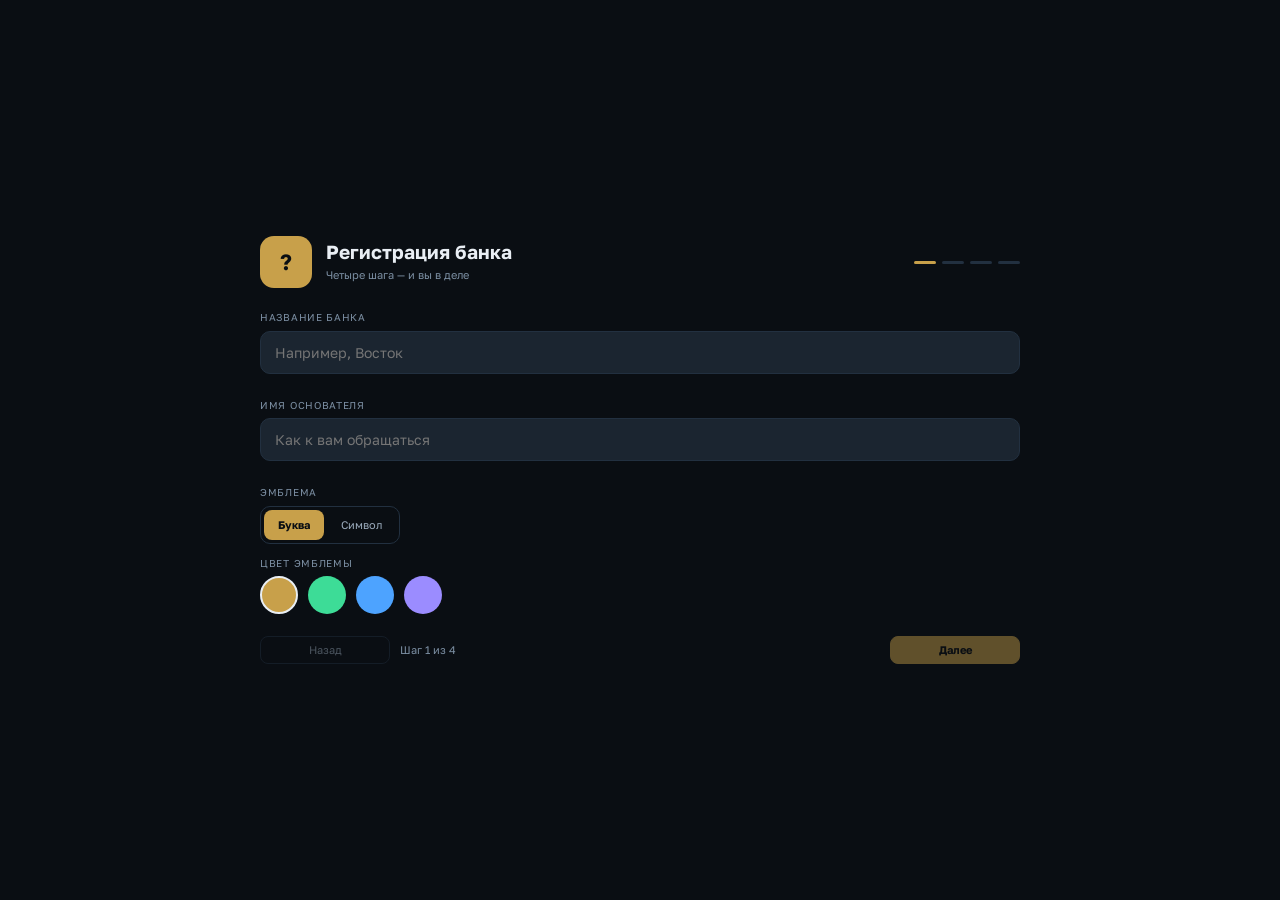
<file: index.html>
<!doctype html>
<html lang="ru">
<head>
<meta charset="utf-8">
<meta name="viewport" content="width=device-width, initial-scale=1, viewport-fit=cover">
<title>Банк «Восток» — Обзор</title>
<meta name="theme-color" content="#0A0E13">
<meta name="description" content="Прототип интерфейса экономической игры «Симулятор банка»">
<link rel="manifest" href="manifest.webmanifest">
<link rel="icon" href="assets/icon-192.png" sizes="192x192">
<link rel="apple-touch-icon" href="assets/icon-192.png">
<link rel="stylesheet" href="assets/fonts/fonts.css">
<script>try{if(!localStorage.getItem('bank-save'))location.replace('onboarding.html');}catch(e){}</script>
<script>try{var d=localStorage.getItem('bank-density');if(d)document.documentElement.dataset.density=d;}catch(e){}</script>
<link rel="stylesheet" href="css/tokens.css">
<link rel="stylesheet" href="css/components.css">
</head>
<body data-page="dashboard">

<svg class="sr-only" aria-hidden="true" focusable="false">
  <symbol id="i-dash" viewBox="0 0 24 24"><rect x="3" y="3" width="7" height="7" rx="1.5"/><rect x="14" y="3" width="7" height="7" rx="1.5"/><rect x="3" y="14" width="7" height="7" rx="1.5"/><rect x="14" y="14" width="7" height="7" rx="1.5"/></symbol>
  <symbol id="i-users" viewBox="0 0 24 24"><circle cx="9" cy="8" r="3.2"/><path d="M3 20c0-3.3 2.7-5.5 6-5.5s6 2.2 6 5.5"/><path d="M16 11.2c2.2.3 3.8 2 3.8 4.3"/></symbol>
  <symbol id="i-people" viewBox="0 0 24 24"><rect x="3" y="8" width="18" height="12" rx="2"/><path d="M9 8V6.5A1.5 1.5 0 0 1 10.5 5h3A1.5 1.5 0 0 1 15 6.5V8"/><path d="M3 13h18"/></symbol>
  <symbol id="i-branch" viewBox="0 0 24 24"><rect x="3" y="9" width="18" height="12" rx="1.5"/><path d="M3 9l9-5 9 5"/><path d="M9 21v-6h6v6"/></symbol>
  <symbol id="i-wallet" viewBox="0 0 24 24"><rect x="3" y="6" width="18" height="13" rx="2.5"/><path d="M3 10h18"/><circle cx="16.5" cy="14.5" r="1.2"/></symbol>
  <symbol id="i-globe" viewBox="0 0 24 24"><circle cx="12" cy="12" r="9"/><path d="M3 12h18"/><path d="M12 3c2.6 2.4 4 5.6 4 9s-1.4 6.6-4 9c-2.6-2.4-4-5.6-4-9s1.4-6.6 4-9z"/></symbol>
  <symbol id="i-scale" viewBox="0 0 24 24"><path d="M12 3v18"/><path d="M6 21h12"/><path d="M4 8h16"/><path d="M4 8l-2 5a3 3 0 0 0 6 0z"/><path d="M20 8l-2 5a3 3 0 0 0 6 0z" transform="translate(-4,0)"/></symbol>
  <symbol id="i-shield" viewBox="0 0 24 24"><path d="M12 3l7 3v6c0 4.2-2.9 7.7-7 9-4.1-1.3-7-4.8-7-9V6z"/><path d="M9.5 12l1.8 1.8L15 10"/></symbol>
  <symbol id="i-file" viewBox="0 0 24 24"><path d="M14 3H7a2 2 0 0 0-2 2v14a2 2 0 0 0 2 2h10a2 2 0 0 0 2-2V8z"/><path d="M14 3v5h5"/><path d="M9 13h6M9 17h6"/></symbol>
  <symbol id="i-gear" viewBox="0 0 24 24"><circle cx="12" cy="12" r="3.2"/><path d="M12 3v3M12 18v3M3 12h3M18 12h3M5.6 5.6l2.1 2.1M16.3 16.3l2.1 2.1M18.4 5.6l-2.1 2.1M7.7 16.3l-2.1 2.1"/></symbol>
  <symbol id="i-bell" viewBox="0 0 24 24"><path d="M18 16H6l1.4-2.1A4 4 0 0 0 8 11.7V10a4 4 0 0 1 8 0v1.7c0 .8.2 1.6.6 2.2z"/><path d="M10.5 19a1.6 1.6 0 0 0 3 0"/></symbol>
  <symbol id="i-check" viewBox="0 0 24 24"><path d="M5 12.5l4.5 4.5L19 7.5"/></symbol>
  <symbol id="i-x" viewBox="0 0 24 24"><path d="M6 6l12 12M18 6L6 18"/></symbol>
  <symbol id="i-alert" viewBox="0 0 24 24"><path d="M12 4l9 16H3z"/><path d="M12 10v4M12 17v.5"/></symbol>
  <symbol id="i-left" viewBox="0 0 24 24"><path d="M15 5l-7 7 7 7"/></symbol>
  <symbol id="i-more" viewBox="0 0 24 24"><circle cx="5" cy="12" r="1.4"/><circle cx="12" cy="12" r="1.4"/><circle cx="19" cy="12" r="1.4"/></symbol>
  <symbol id="i-up" viewBox="0 0 24 24"><path d="M6 15l6-6 6 6"/></symbol>
  <symbol id="i-down" viewBox="0 0 24 24"><path d="M6 9l6 6 6-6"/></symbol>
  <symbol id="i-caret" viewBox="0 0 24 24"><path d="M8 10l4 4 4-4"/></symbol>
  <symbol id="i-arrow" viewBox="0 0 24 24"><path d="M5 12h13M13 6l6 6-6 6"/></symbol>
</svg>

<div class="app">

  <!-- ================= HUD: десктоп ================= -->
  <header class="hud">
    <div class="brand">
      <div class="brand-mark">В</div>
      <div>
        <div class="brand-name" data-ui="bankname">БАНК «ВОСТОК»</div>
        <div class="brand-stage">Ларёк · 2-й месяц</div>
      </div>
    </div>

    <div class="clock"><b data-ui="date">14 мар 2027</b><span data-ui="dayline">09:40 · день 41</span></div>

    <div class="speed" role="group" aria-label="Скорость игры">
      <button type="button" data-pause aria-pressed="false" title="Пауза (пробел)">❚❚</button>
      <button type="button" data-speed="1">×1</button>
      <button type="button" data-speed="2">×2</button>
      <button type="button" data-speed="5">×5</button>
      <button type="button" data-speed="10">×10</button>
      <button type="button" data-speed="20">×20</button>
      <button type="button" data-speed="50">×50</button>
    </div>

    <div class="hud-stats">
      <div class="hud-stat" title="Свободные деньги: можно выдать кредит или вернуть вклад">
        <span>Доступно</span>
        <b class="num" data-ui="liquid">8,42 млн ₽</b>
      </div>
      <div class="hud-stat">
        <span>Репутация</span>
        <b class="num" data-ui="reputation">61</b>
        <div class="mini-bar"><i data-ui="rep-bar" style="width:61%"></i></div>
      </div>
      <div class="hud-stat">
        <span>Филиалы</span>
        <b class="num" data-ui="branches">1</b>
      </div>
      <div class="hud-stat hud-sec">
        <span>СБ</span>
        <b class="num"><svg class="ic"><use href="#i-shield"/></svg><i data-ui="security">10</i></b>
      </div>
      <div class="hud-stat">
        <span>Ставка ЦБ</span>
        <b class="num">7,50%</b>
      </div>
      <a class="iconbtn" href="notifications.html" aria-label="Уведомления"><svg class="ic"><use href="#i-bell"/></svg><i class="dot" data-ui="unread" hidden>0</i></a>
      <button class="iconbtn" type="button" data-soon aria-label="Настройки">
        <svg class="ic"><use href="#i-gear"/></svg>
      </button>
    </div>
  </header>

  <!-- ================= HUD: мобила ================= -->
  <header class="hud-m">
    <div class="hud-m-top">
      <div class="brand">
        <div class="brand-mark">В</div>
        <div>
          <div class="brand-name" data-ui="bankname">БАНК «ВОСТОК»</div>
          <div class="brand-stage" data-ui="stage">Ларёк · день 41</div>
        </div>
      </div>
      <div class="hud-m-cap">
        <span>Доступно</span>
        <b class="num" data-ui="liquid">8,42 млн ₽</b>
      </div>
      <a class="iconbtn" href="notifications.html" aria-label="Уведомления"><svg class="ic"><use href="#i-bell"/></svg><i class="dot" data-ui="unread" hidden>0</i></a>
    </div>
    <div class="hud-m-bot">
      <span class="clock"><b>09:40</b></span>
      <div class="speed" role="group" aria-label="Скорость игры">
        <button type="button" data-pause aria-pressed="false">❚❚</button>
        <button type="button" data-speed="1">×1</button>
        <button type="button" data-speed="2">×2</button>
        <button type="button" data-speed="5">×5</button>
        <button type="button" data-speed="20">×20</button>
        <button type="button" data-speed="50">×50</button>
      </div>
      <span class="hud-m-rate">ЦБ 7,50%</span>
      <a class="hud-m-q" href="clients.html" aria-label="Решений" data-ui="queue-chip">⚠ 3</a>
    </div>
  </header>

  <div class="shell">

    <!-- ================= Рейл ================= -->
    <nav class="rail" aria-label="Разделы">
      <a href="index.html" class="is-active" aria-current="page"><svg class="ic"><use href="#i-dash"/></svg><span>Обзор</span></a>
      <a href="clients.html"><svg class="ic"><use href="#i-users"/></svg><span>Клиенты</span></a>
      <a href="manager.html"><svg class="ic"><use href="#i-people"/></svg><span>Персонал</span></a>
      <a href="branches.html"><svg class="ic"><use href="#i-branch"/></svg><span>Филиалы</span></a>
      <a href="treasury.html"><svg class="ic"><use href="#i-wallet"/></svg><span>Казначейство</span></a>
      <a href="stocks.html"><svg class="ic"><use href="#i-globe"/></svg><span>Мир</span></a>
      <a href="cbr.html"><svg class="ic"><use href="#i-scale"/></svg><span>Регулятор</span></a>
      <div class="sep"></div>
      <a href="security.html"><svg class="ic"><use href="#i-shield"/></svg><span>Безопасность</span></a>
      <a href="reports.html"><svg class="ic"><use href="#i-file"/></svg><span>Отчёты</span></a>
      <div class="bottom">
        <a href="profile.html"><svg class="ic"><use href="#i-gear"/></svg><span>Профиль</span></a>
      </div>
    </nav>

    <!-- ================= Контент ================= -->
    <main class="main">
      <div class="page">

        <div class="bankrupt-bar" data-ui="bankrupt" hidden>
          <span class="bankrupt-dot"></span>
          <div>
            <b>БАНК НЕПЛАТЁЖЕСПОСОБЕН.</b>
            Возьмите кредит ЦБ или объявите дефолт — игра на паузе.
          </div>
          <div class="actions">
            <button class="btn btn-sm" type="button" data-cb-rescue>Кредит ЦБ</button>
            <button class="btn btn-sm btn-no" type="button" data-default-now>Дефолт</button>
            <button class="btn btn-sm" type="button" data-restart>Начать заново</button>
          </div>
        </div>


        <header class="page-head">
          <h1>Обзор</h1>
          <span class="sub">Ларёк · 1 филиал · 4 менеджера</span>
          <div class="actions">
            <button class="btn btn-ghost" type="button" data-soon>
              <svg class="ic"><use href="#i-file"/></svg>Сводка дня
            </button>
            <a class="btn btn-primary" href="clients.html">
              <svg class="ic"><use href="#i-alert"/></svg><span data-ui="resolve-btn">Решить · 3</span>
            </a>
          </div>
        </header>

        <section class="kpis" aria-label="Ключевые показатели">
          <div class="kpi"><span>Капитал</span><div class="v" data-ui="kpi-capital">8,42<small> млн ₽</small></div><div class="d up" data-ui="kpi-delta">▲ +0,9% от старта</div><div class="tiny num muted" data-ui="kpi-free">свободно —</div></div>
          <div class="kpi"><span>Прибыль / мес.</span><div class="v" data-ui="kpi-profit">0<small> ₽</small></div><div class="d" data-ui="kpi-profit-d">—</div></div>
          <div class="kpi"><span>Клиентов / день</span><div class="v" data-ui="kpi-clients">1,0</div><div class="d muted" data-ui="kpi-clients-note">поток по филиалам</div></div>
          <div class="kpi"><span>Ликвидность</span><div class="v" data-ui="kpi-liquid">—</div><div class="d muted">Н2 · норма ≥ 15%</div></div>
          <div class="kpi"><span>Филиалы</span><div class="v" data-ui="kpi-branches">1</div><div class="d muted" data-ui="kpi-branches-note">очередь до 15</div></div>
        </section>

        <section class="card" data-ui="rates"></section>

      <div class="dash">
          <div class="dash-col">

          <!-- График -->
          <article class="card area-chart">
            <div class="card-h">
              <h2>Капитал · 30 дней</h2>
              <div class="r">
                <span class="chip is-on">капитал</span>
                <button class="chip" type="button" data-soon>кредиты</button>
                <button class="chip" type="button" data-soon>депозиты</button>
              </div>
            </div>
            <div class="chart-wrap">
              <svg viewBox="0 0 1000 220" preserveAspectRatio="none" role="img" aria-label="График капитала за 30 дней">
                <defs>
                  <linearGradient id="area" x1="0" y1="0" x2="0" y2="1">
                    <stop offset="0" style="stop-color:var(--gold);stop-opacity:.26"/>
                    <stop offset="1" style="stop-color:var(--gold);stop-opacity:0"/>
                  </linearGradient>
                </defs>
                <g style="stroke:var(--border)" stroke-dasharray="3 6" stroke-width="1">
                  <line x1="45" y1="45" x2="990" y2="45"/>
                  <line x1="45" y1="95" x2="990" y2="95"/>
                  <line x1="45" y1="145" x2="990" y2="145"/>
                  <line x1="45" y1="195" x2="990" y2="195"/>
                </g>
                <g style="fill:var(--text-3);font:10px var(--font-mono)">
                  <g data-ui="chart-labels">
                    <text x="2" y="48">9,0</text><text x="2" y="98">8,0</text>
                    <text x="2" y="148">7,0</text><text x="2" y="198">6,0</text>
                  </g>
                </g>
                <path data-ui="chart-area" style="fill:url(#area);stroke:none"
                      d="M45,196 70,190 95,193 120,184 145,188 170,176 195,181 220,166 245,171 270,158 295,162 320,149 345,154 370,140 395,145 420,133 445,138 470,126 495,130 520,118 545,123 570,112 595,116 620,104 645,108 670,98 695,102 720,93 745,96 770,88 795,91 820,84 845,87 870,81 895,84 920,79 945,76 945,220 45,220 Z"/>
                <path data-ui="chart-line" style="stroke:var(--gold);fill:none;stroke-width:2;stroke-linejoin:round;stroke-linecap:round"
                      d="M45,196 70,190 95,193 120,184 145,188 170,176 195,181 220,166 245,171 270,158 295,162 320,149 345,154 370,140 395,145 420,133 445,138 470,126 495,130 520,118 545,123 570,112 595,116 620,104 645,108 670,98 695,102 720,93 745,96 770,88 795,91 820,84 845,87 870,81 895,84 920,79 945,76"/>
                <line style="stroke:var(--border-strong)" stroke-dasharray="3 4" x1="945" y1="30" x2="945" y2="215"/>
                <text style="fill:var(--text-3);font:9.5px var(--font-ui)" x="908" y="24">сегодня</text>
                <path data-ui="chart-forecast" style="stroke:var(--gold);stroke-width:2;stroke-dasharray:4 4;fill:none;opacity:.85" d="M945,76 993,52"/>
                <circle data-ui="chart-dot" style="fill:var(--gold)" cx="945" cy="76" r="4.5"/>
                <circle data-ui="chart-dot-halo" style="fill:none;stroke:var(--gold);opacity:.32" cx="945" cy="76" r="9.5"/>
              </svg>
            </div>
            <div class="card-f">
              Прогноз +0,7% в месяц
              <div class="ml-auto row">
                <span class="row tiny"><span class="dot" style="background:var(--gold)"></span>факт</span>
                <span class="row tiny"><span class="dot" style="background:var(--text-3)"></span>прогноз</span>
              </div>
            </div>
          </article>

          <!-- Живой поток -->
          <section class="card area-flow">
            <div class="card-h"><h2>Живой поток</h2><div class="r" data-ui="flow-today">0 за день</div></div>
                        <div class="card-b" style="padding:4px 14px" data-ui="flow"></div>
          </section>

          <!-- Нормативы -->
          <section class="card area-norms">
            <div class="card-h"><h2>Нормативы ЦБ</h2><div class="r">запас ок</div></div>
            <div class="card-b" data-ui="ratios"></div>
          </section>

          </div>

          <div class="dash-col">

          <!-- Диалог менеджера -->
          <div data-ui="negotiation" hidden></div>

          <!-- Очередь решений -->
          <aside class="card area-queue">
            <div class="card-h">
              <h2>Требует решения</h2>
              <div class="r"><span class="badge badge-coral" data-ui="queue-num">3</span></div>
            </div>
            <div class="qlist" data-ui="vip-queue"></div>
            <div class="card-f">
              <svg class="ic" style="width:13px;height:13px"><use href="#i-alert"/></svg>
              Критические события ставят игру на паузу
            </div>
          </aside>

          <!-- Новости -->
          <section class="card area-news">
            <div class="card-h"><h2>События</h2><div class="r"><a href="#" data-soon>все →</a></div></div>
            <div class="card-b" style="padding:6px 14px" data-ui="events"></div>
          </section>

          </div>
        </div>
      </div>
    </main>
  </div>

  <!-- ================= Таббар ================= -->
  <nav class="tabbar" aria-label="Основная навигация">
    <a href="index.html" class="is-active" aria-current="page"><svg class="ic"><use href="#i-dash"/></svg>Обзор</a>
    <a href="clients.html"><svg class="ic"><use href="#i-users"/></svg>Клиенты</a>
    <a href="manager.html"><svg class="ic"><use href="#i-people"/></svg>Персонал</a>
    <a href="stocks.html"><svg class="ic"><use href="#i-globe"/></svg>Мир</a>
    <a href="more.html"><svg class="ic"><use href="#i-more"/></svg>Ещё</a>
  </nav>

</div>

<script src="js/state.js"></script>
<script src="js/engine.js"></script>
<script src="js/ui.js"></script>
<script src="js/prototype.js"></script>
</body>
</html>
</file>
<file: assets/fonts/fonts.css>
/* Локальные шрифты (скачаны из Google Fonts, OFL).
   Нужны для работы PWA офлайн — внешних запросов нет. */

/* cyrillic-ext */
@font-face {
  font-family: 'Golos Text';
  font-style: normal;
  font-weight: 400;
  font-display: swap;
  src: url(q5uCsoe9Lv5t7Meb31EcEx58hLxR.woff2) format('woff2');
  unicode-range: U+0460-052F, U+1C80-1C8A, U+20B4, U+2DE0-2DFF, U+A640-A69F, U+FE2E-FE2F;
}
/* cyrillic */
@font-face {
  font-family: 'Golos Text';
  font-style: normal;
  font-weight: 400;
  font-display: swap;
  src: url(q5uCsoe9Lv5t7Meb31EcExd8hLxR.woff2) format('woff2');
  unicode-range: U+0301, U+0400-045F, U+0490-0491, U+04B0-04B1, U+2116;
}
/* latin-ext */
@font-face {
  font-family: 'Golos Text';
  font-style: normal;
  font-weight: 400;
  font-display: swap;
  src: url(q5uCsoe9Lv5t7Meb31EcEx18hLxR.woff2) format('woff2');
  unicode-range: U+0100-02BA, U+02BD-02C5, U+02C7-02CC, U+02CE-02D7, U+02DD-02FF, U+0304, U+0308, U+0329, U+1D00-1DBF, U+1E00-1E9F, U+1EF2-1EFF, U+2020, U+20A0-20AB, U+20AD-20C4, U+2113, U+2C60-2C7F, U+A720-A7FF;
}
/* latin */
@font-face {
  font-family: 'Golos Text';
  font-style: normal;
  font-weight: 400;
  font-display: swap;
  src: url(q5uCsoe9Lv5t7Meb31EcExN8hA.woff2) format('woff2');
  unicode-range: U+0000-00FF, U+0131, U+0152-0153, U+02BB-02BC, U+02C6, U+02DA, U+02DC, U+0304, U+0308, U+0329, U+2000-206F, U+20AC, U+2122, U+2191, U+2193, U+2212, U+2215, U+FEFF, U+FFFD;
}
/* cyrillic-ext */
@font-face {
  font-family: 'Golos Text';
  font-style: normal;
  font-weight: 500;
  font-display: swap;
  src: url(q5uCsoe9Lv5t7Meb31EcEx58hLxR.woff2) format('woff2');
  unicode-range: U+0460-052F, U+1C80-1C8A, U+20B4, U+2DE0-2DFF, U+A640-A69F, U+FE2E-FE2F;
}
/* cyrillic */
@font-face {
  font-family: 'Golos Text';
  font-style: normal;
  font-weight: 500;
  font-display: swap;
  src: url(q5uCsoe9Lv5t7Meb31EcExd8hLxR.woff2) format('woff2');
  unicode-range: U+0301, U+0400-045F, U+0490-0491, U+04B0-04B1, U+2116;
}
/* latin-ext */
@font-face {
  font-family: 'Golos Text';
  font-style: normal;
  font-weight: 500;
  font-display: swap;
  src: url(q5uCsoe9Lv5t7Meb31EcEx18hLxR.woff2) format('woff2');
  unicode-range: U+0100-02BA, U+02BD-02C5, U+02C7-02CC, U+02CE-02D7, U+02DD-02FF, U+0304, U+0308, U+0329, U+1D00-1DBF, U+1E00-1E9F, U+1EF2-1EFF, U+2020, U+20A0-20AB, U+20AD-20C4, U+2113, U+2C60-2C7F, U+A720-A7FF;
}
/* latin */
@font-face {
  font-family: 'Golos Text';
  font-style: normal;
  font-weight: 500;
  font-display: swap;
  src: url(q5uCsoe9Lv5t7Meb31EcExN8hA.woff2) format('woff2');
  unicode-range: U+0000-00FF, U+0131, U+0152-0153, U+02BB-02BC, U+02C6, U+02DA, U+02DC, U+0304, U+0308, U+0329, U+2000-206F, U+20AC, U+2122, U+2191, U+2193, U+2212, U+2215, U+FEFF, U+FFFD;
}
/* cyrillic-ext */
@font-face {
  font-family: 'Golos Text';
  font-style: normal;
  font-weight: 600;
  font-display: swap;
  src: url(q5uCsoe9Lv5t7Meb31EcEx58hLxR.woff2) format('woff2');
  unicode-range: U+0460-052F, U+1C80-1C8A, U+20B4, U+2DE0-2DFF, U+A640-A69F, U+FE2E-FE2F;
}
/* cyrillic */
@font-face {
  font-family: 'Golos Text';
  font-style: normal;
  font-weight: 600;
  font-display: swap;
  src: url(q5uCsoe9Lv5t7Meb31EcExd8hLxR.woff2) format('woff2');
  unicode-range: U+0301, U+0400-045F, U+0490-0491, U+04B0-04B1, U+2116;
}
/* latin-ext */
@font-face {
  font-family: 'Golos Text';
  font-style: normal;
  font-weight: 600;
  font-display: swap;
  src: url(q5uCsoe9Lv5t7Meb31EcEx18hLxR.woff2) format('woff2');
  unicode-range: U+0100-02BA, U+02BD-02C5, U+02C7-02CC, U+02CE-02D7, U+02DD-02FF, U+0304, U+0308, U+0329, U+1D00-1DBF, U+1E00-1E9F, U+1EF2-1EFF, U+2020, U+20A0-20AB, U+20AD-20C4, U+2113, U+2C60-2C7F, U+A720-A7FF;
}
/* latin */
@font-face {
  font-family: 'Golos Text';
  font-style: normal;
  font-weight: 600;
  font-display: swap;
  src: url(q5uCsoe9Lv5t7Meb31EcExN8hA.woff2) format('woff2');
  unicode-range: U+0000-00FF, U+0131, U+0152-0153, U+02BB-02BC, U+02C6, U+02DA, U+02DC, U+0304, U+0308, U+0329, U+2000-206F, U+20AC, U+2122, U+2191, U+2193, U+2212, U+2215, U+FEFF, U+FFFD;
}
/* cyrillic-ext */
@font-face {
  font-family: 'Golos Text';
  font-style: normal;
  font-weight: 700;
  font-display: swap;
  src: url(q5uCsoe9Lv5t7Meb31EcEx58hLxR.woff2) format('woff2');
  unicode-range: U+0460-052F, U+1C80-1C8A, U+20B4, U+2DE0-2DFF, U+A640-A69F, U+FE2E-FE2F;
}
/* cyrillic */
@font-face {
  font-family: 'Golos Text';
  font-style: normal;
  font-weight: 700;
  font-display: swap;
  src: url(q5uCsoe9Lv5t7Meb31EcExd8hLxR.woff2) format('woff2');
  unicode-range: U+0301, U+0400-045F, U+0490-0491, U+04B0-04B1, U+2116;
}
/* latin-ext */
@font-face {
  font-family: 'Golos Text';
  font-style: normal;
  font-weight: 700;
  font-display: swap;
  src: url(q5uCsoe9Lv5t7Meb31EcEx18hLxR.woff2) format('woff2');
  unicode-range: U+0100-02BA, U+02BD-02C5, U+02C7-02CC, U+02CE-02D7, U+02DD-02FF, U+0304, U+0308, U+0329, U+1D00-1DBF, U+1E00-1E9F, U+1EF2-1EFF, U+2020, U+20A0-20AB, U+20AD-20C4, U+2113, U+2C60-2C7F, U+A720-A7FF;
}
/* latin */
@font-face {
  font-family: 'Golos Text';
  font-style: normal;
  font-weight: 700;
  font-display: swap;
  src: url(q5uCsoe9Lv5t7Meb31EcExN8hA.woff2) format('woff2');
  unicode-range: U+0000-00FF, U+0131, U+0152-0153, U+02BB-02BC, U+02C6, U+02DA, U+02DC, U+0304, U+0308, U+0329, U+2000-206F, U+20AC, U+2122, U+2191, U+2193, U+2212, U+2215, U+FEFF, U+FFFD;
}

/* cyrillic-ext */
@font-face {
  font-family: 'JetBrains Mono';
  font-style: normal;
  font-weight: 400;
  font-display: swap;
  src: url(tDbv2o-flEEny0FZhsfKu5WU4zr3E_BX0PnT8RD8yKwBNntkaToggR7BYRbKPx3cwhsk.woff2) format('woff2');
  unicode-range: U+0460-052F, U+1C80-1C8A, U+20B4, U+2DE0-2DFF, U+A640-A69F, U+FE2E-FE2F;
}
/* cyrillic */
@font-face {
  font-family: 'JetBrains Mono';
  font-style: normal;
  font-weight: 400;
  font-display: swap;
  src: url(tDbv2o-flEEny0FZhsfKu5WU4zr3E_BX0PnT8RD8yKwBNntkaToggR7BYRbKPxTcwhsk.woff2) format('woff2');
  unicode-range: U+0301, U+0400-045F, U+0490-0491, U+04B0-04B1, U+2116;
}
/* greek */
@font-face {
  font-family: 'JetBrains Mono';
  font-style: normal;
  font-weight: 400;
  font-display: swap;
  src: url(tDbv2o-flEEny0FZhsfKu5WU4zr3E_BX0PnT8RD8yKwBNntkaToggR7BYRbKPxPcwhsk.woff2) format('woff2');
  unicode-range: U+0370-0377, U+037A-037F, U+0384-038A, U+038C, U+038E-03A1, U+03A3-03FF;
}
/* vietnamese */
@font-face {
  font-family: 'JetBrains Mono';
  font-style: normal;
  font-weight: 400;
  font-display: swap;
  src: url(tDbv2o-flEEny0FZhsfKu5WU4zr3E_BX0PnT8RD8yKwBNntkaToggR7BYRbKPx_cwhsk.woff2) format('woff2');
  unicode-range: U+0102-0103, U+0110-0111, U+0128-0129, U+0168-0169, U+01A0-01A1, U+01AF-01B0, U+0300-0301, U+0303-0304, U+0308-0309, U+0323, U+0329, U+1EA0-1EF9, U+20AB;
}
/* latin-ext */
@font-face {
  font-family: 'JetBrains Mono';
  font-style: normal;
  font-weight: 400;
  font-display: swap;
  src: url(tDbv2o-flEEny0FZhsfKu5WU4zr3E_BX0PnT8RD8yKwBNntkaToggR7BYRbKPx7cwhsk.woff2) format('woff2');
  unicode-range: U+0100-02BA, U+02BD-02C5, U+02C7-02CC, U+02CE-02D7, U+02DD-02FF, U+0304, U+0308, U+0329, U+1D00-1DBF, U+1E00-1E9F, U+1EF2-1EFF, U+2020, U+20A0-20AB, U+20AD-20C4, U+2113, U+2C60-2C7F, U+A720-A7FF;
}
/* latin */
@font-face {
  font-family: 'JetBrains Mono';
  font-style: normal;
  font-weight: 400;
  font-display: swap;
  src: url(tDbv2o-flEEny0FZhsfKu5WU4zr3E_BX0PnT8RD8yKwBNntkaToggR7BYRbKPxDcwg.woff2) format('woff2');
  unicode-range: U+0000-00FF, U+0131, U+0152-0153, U+02BB-02BC, U+02C6, U+02DA, U+02DC, U+0304, U+0308, U+0329, U+2000-206F, U+20AC, U+2122, U+2191, U+2193, U+2212, U+2215, U+FEFF, U+FFFD;
}
/* cyrillic-ext */
@font-face {
  font-family: 'JetBrains Mono';
  font-style: normal;
  font-weight: 500;
  font-display: swap;
  src: url(tDbv2o-flEEny0FZhsfKu5WU4zr3E_BX0PnT8RD8yKwBNntkaToggR7BYRbKPx3cwhsk.woff2) format('woff2');
  unicode-range: U+0460-052F, U+1C80-1C8A, U+20B4, U+2DE0-2DFF, U+A640-A69F, U+FE2E-FE2F;
}
/* cyrillic */
@font-face {
  font-family: 'JetBrains Mono';
  font-style: normal;
  font-weight: 500;
  font-display: swap;
  src: url(tDbv2o-flEEny0FZhsfKu5WU4zr3E_BX0PnT8RD8yKwBNntkaToggR7BYRbKPxTcwhsk.woff2) format('woff2');
  unicode-range: U+0301, U+0400-045F, U+0490-0491, U+04B0-04B1, U+2116;
}
/* greek */
@font-face {
  font-family: 'JetBrains Mono';
  font-style: normal;
  font-weight: 500;
  font-display: swap;
  src: url(tDbv2o-flEEny0FZhsfKu5WU4zr3E_BX0PnT8RD8yKwBNntkaToggR7BYRbKPxPcwhsk.woff2) format('woff2');
  unicode-range: U+0370-0377, U+037A-037F, U+0384-038A, U+038C, U+038E-03A1, U+03A3-03FF;
}
/* vietnamese */
@font-face {
  font-family: 'JetBrains Mono';
  font-style: normal;
  font-weight: 500;
  font-display: swap;
  src: url(tDbv2o-flEEny0FZhsfKu5WU4zr3E_BX0PnT8RD8yKwBNntkaToggR7BYRbKPx_cwhsk.woff2) format('woff2');
  unicode-range: U+0102-0103, U+0110-0111, U+0128-0129, U+0168-0169, U+01A0-01A1, U+01AF-01B0, U+0300-0301, U+0303-0304, U+0308-0309, U+0323, U+0329, U+1EA0-1EF9, U+20AB;
}
/* latin-ext */
@font-face {
  font-family: 'JetBrains Mono';
  font-style: normal;
  font-weight: 500;
  font-display: swap;
  src: url(tDbv2o-flEEny0FZhsfKu5WU4zr3E_BX0PnT8RD8yKwBNntkaToggR7BYRbKPx7cwhsk.woff2) format('woff2');
  unicode-range: U+0100-02BA, U+02BD-02C5, U+02C7-02CC, U+02CE-02D7, U+02DD-02FF, U+0304, U+0308, U+0329, U+1D00-1DBF, U+1E00-1E9F, U+1EF2-1EFF, U+2020, U+20A0-20AB, U+20AD-20C4, U+2113, U+2C60-2C7F, U+A720-A7FF;
}
/* latin */
@font-face {
  font-family: 'JetBrains Mono';
  font-style: normal;
  font-weight: 500;
  font-display: swap;
  src: url(tDbv2o-flEEny0FZhsfKu5WU4zr3E_BX0PnT8RD8yKwBNntkaToggR7BYRbKPxDcwg.woff2) format('woff2');
  unicode-range: U+0000-00FF, U+0131, U+0152-0153, U+02BB-02BC, U+02C6, U+02DA, U+02DC, U+0304, U+0308, U+0329, U+2000-206F, U+20AC, U+2122, U+2191, U+2193, U+2212, U+2215, U+FEFF, U+FFFD;
}
/* cyrillic-ext */
@font-face {
  font-family: 'JetBrains Mono';
  font-style: normal;
  font-weight: 600;
  font-display: swap;
  src: url(tDbv2o-flEEny0FZhsfKu5WU4zr3E_BX0PnT8RD8yKwBNntkaToggR7BYRbKPx3cwhsk.woff2) format('woff2');
  unicode-range: U+0460-052F, U+1C80-1C8A, U+20B4, U+2DE0-2DFF, U+A640-A69F, U+FE2E-FE2F;
}
/* cyrillic */
@font-face {
  font-family: 'JetBrains Mono';
  font-style: normal;
  font-weight: 600;
  font-display: swap;
  src: url(tDbv2o-flEEny0FZhsfKu5WU4zr3E_BX0PnT8RD8yKwBNntkaToggR7BYRbKPxTcwhsk.woff2) format('woff2');
  unicode-range: U+0301, U+0400-045F, U+0490-0491, U+04B0-04B1, U+2116;
}
/* greek */
@font-face {
  font-family: 'JetBrains Mono';
  font-style: normal;
  font-weight: 600;
  font-display: swap;
  src: url(tDbv2o-flEEny0FZhsfKu5WU4zr3E_BX0PnT8RD8yKwBNntkaToggR7BYRbKPxPcwhsk.woff2) format('woff2');
  unicode-range: U+0370-0377, U+037A-037F, U+0384-038A, U+038C, U+038E-03A1, U+03A3-03FF;
}
/* vietnamese */
@font-face {
  font-family: 'JetBrains Mono';
  font-style: normal;
  font-weight: 600;
  font-display: swap;
  src: url(tDbv2o-flEEny0FZhsfKu5WU4zr3E_BX0PnT8RD8yKwBNntkaToggR7BYRbKPx_cwhsk.woff2) format('woff2');
  unicode-range: U+0102-0103, U+0110-0111, U+0128-0129, U+0168-0169, U+01A0-01A1, U+01AF-01B0, U+0300-0301, U+0303-0304, U+0308-0309, U+0323, U+0329, U+1EA0-1EF9, U+20AB;
}
/* latin-ext */
@font-face {
  font-family: 'JetBrains Mono';
  font-style: normal;
  font-weight: 600;
  font-display: swap;
  src: url(tDbv2o-flEEny0FZhsfKu5WU4zr3E_BX0PnT8RD8yKwBNntkaToggR7BYRbKPx7cwhsk.woff2) format('woff2');
  unicode-range: U+0100-02BA, U+02BD-02C5, U+02C7-02CC, U+02CE-02D7, U+02DD-02FF, U+0304, U+0308, U+0329, U+1D00-1DBF, U+1E00-1E9F, U+1EF2-1EFF, U+2020, U+20A0-20AB, U+20AD-20C4, U+2113, U+2C60-2C7F, U+A720-A7FF;
}
/* latin */
@font-face {
  font-family: 'JetBrains Mono';
  font-style: normal;
  font-weight: 600;
  font-display: swap;
  src: url(tDbv2o-flEEny0FZhsfKu5WU4zr3E_BX0PnT8RD8yKwBNntkaToggR7BYRbKPxDcwg.woff2) format('woff2');
  unicode-range: U+0000-00FF, U+0131, U+0152-0153, U+02BB-02BC, U+02C6, U+02DA, U+02DC, U+0304, U+0308, U+0329, U+2000-206F, U+20AC, U+2122, U+2191, U+2193, U+2212, U+2215, U+FEFF, U+FFFD;
}
</file>
<file: css/tokens.css>
/* ==========================================================================
   Симулятор банка · ТОКЕНЫ
   Единственный источник цветов, шрифтов, отступов и радиусов.
   Компоненты используют только var(--*), магических значений не держим.
   ========================================================================== */

:root {
  /* ---------- Поверхности ---------- */
  --canvas:        #0A0E13;
  --surface:       #0F151C;
  --card:          #141C25;
  --raised:        #1B2530;
  --border:        #223040;
  --border-strong: #31455A;

  /* ---------- Текст ---------- */
  --text:   #E9EEF4;
  --text-2: #9BABBC;
  --text-3: #7C8FA3;

  /* ---------- Семантика ---------- */
  --gold:  #C8A04A;
  --gold-soft: #E3C07E;
  --mint:  #3DDC97;
  --coral: #FF5A5F;
  --amber: #FFB547;
  --blue:  #4DA3FF;
  --violet:#9B8CFF;

  --gold-dim:   rgba(200, 160, 74, .14);
  --mint-dim:   rgba(61, 220, 151, .13);
  --coral-dim:  rgba(255, 90, 95, .13);
  --amber-dim:  rgba(255, 181, 71, .13);
  --blue-dim:   rgba(77, 163, 255, .13);
  --violet-dim: rgba(155, 140, 255, .13);

  /* ---------- Акцент уровня банка ---------- */
  --stage:       var(--gold);
  --stage-dim:   var(--gold-dim);

  /* ---------- Типографика ---------- */
  --font-ui:      "Golos Text", "Segoe UI", system-ui, -apple-system, sans-serif;
  --font-display: "Unbounded", "Golos Text", "Segoe UI", system-ui, sans-serif;
  --font-mono:    "JetBrains Mono", "Cascadia Mono", Consolas, monospace;

  --fs-9:  9px;
  --fs-10: 10px;
  --fs-11: 11px;
  --fs-12: 12px;
  --fs-13: 13px;
  --fs-14: 14px;
  --fs-15: 15px;
  --fs-17: 17px;
  --fs-19: 19px;
  --fs-24: 24px;
  --fs-28: 28px;

  --lh-tight: 1.2;
  --lh-base:  1.45;

  /* ---------- Отступы (шаг 4px) ---------- */
  --sp-1: 4px;
  --sp-2: 8px;
  --sp-3: 12px;
  --sp-4: 16px;
  --sp-5: 20px;
  --sp-6: 24px;
  --sp-8: 32px;
  --sp-10: 40px;

  --gap:      14px;
  --page-pad: 18px;

  /* ---------- Радиусы ---------- */
  --r-s:    8px;
  --r-m:    10px;
  --r-l:    14px;
  --r-pill: 999px;

  /* ---------- Каркас ---------- */
  --hud-h:  60px;
  --rail-w: 236px;
  --rail-w-collapsed: 72px;
  --tabbar-h: 62px;
  --statusbar-h: 44px;

  /* ---------- Тени и движение ---------- */
  --shadow-card: none;
  --shadow-pop:  0 16px 40px rgba(0, 0, 0, .55);
  --shadow-fab:  0 10px 24px rgba(0, 0, 0, .45);
  --dur:     .16s;
  --ease:    cubic-bezier(.2, .7, .3, 1);

  /* ---------- Прочее ---------- */
  --tap: 44px; /* минимальная зона нажатия */
}
</file>
<file: css/components.css>
/* ==========================================================================
   Симулятор банка · КОМПОНЕНТНЫЙ КИТ
   Только токены из tokens.css. Раскладки: десктоп ≥1100, планшет, мобила ≤860.
   ========================================================================== */

/* --------------------------------------------------------------------------
   1. База
   -------------------------------------------------------------------------- */
*,
*::before,
*::after { box-sizing: border-box; }

html { -webkit-text-size-adjust: 100%; }

body {
  margin: 0;
  background: var(--canvas);
  color: var(--text);
  font: var(--fs-13)/var(--lh-base) var(--font-ui);
  -webkit-font-smoothing: antialiased;
}

h1, h2, h3, h4, p, ul, ol, figure { margin: 0; }
ul, ol { list-style: none; padding: 0; }
a { color: inherit; text-decoration: none; }
button { font: inherit; color: inherit; }
img, svg { display: block; }
:focus-visible { outline: 2px solid var(--gold); outline-offset: 2px; border-radius: var(--r-s); }

/* --------------------------------------------------------------------------
   2. Утилиты
   -------------------------------------------------------------------------- */
.num {
  font-family: var(--font-mono);
  font-variant-numeric: tabular-nums;
  letter-spacing: -.02em;
}
.muted { color: var(--text-3); }
.dim   { color: var(--text-2); }
.up    { color: var(--mint); }
.down  { color: var(--coral); }
.small { font-size: var(--fs-11); }
.tiny  { font-size: var(--fs-10); }
.row   { display: flex; align-items: center; gap: var(--sp-2); }
.between { display: flex; align-items: center; justify-content: space-between; gap: var(--sp-2); }
.ml-auto { margin-left: auto; }
.stack > * + * { margin-top: var(--sp-3); }
.hr { height: 1px; background: var(--border); margin: var(--sp-3) 0; }
.sr-only {
  position: absolute; width: 1px; height: 1px; margin: -1px;
  clip: rect(0 0 0 0); clip-path: inset(50%); overflow: hidden;
}

.ic {
  width: 16px; height: 16px;
  stroke: currentColor; fill: none;
  stroke-width: 1.6; stroke-linecap: round; stroke-linejoin: round;
  flex: 0 0 auto;
}

/* --------------------------------------------------------------------------
   3. Каркас приложения
   -------------------------------------------------------------------------- */
.app {
  height: 100vh;
  height: 100dvh;
  display: grid;
  grid-template-rows: var(--hud-h) minmax(0, 1fr);
  overflow: hidden;
}

.shell {
  display: grid;
  grid-template-columns: var(--rail-w) minmax(0, 1fr);
  min-height: 0;
}

.main {
  min-width: 0;
  overflow: auto;
  display: flex;
  flex-direction: column;
}

.page {
  padding: var(--page-pad);
  display: flex;
  flex-direction: column;
  gap: var(--gap);
  flex: 1 0 auto;
}

.page-head {
  display: flex;
  align-items: center;
  gap: var(--sp-3);
  min-height: 30px;
}
.page-head h1 {
  font-size: var(--fs-19);
  font-weight: 600;
  letter-spacing: -.01em;
}
.page-head .sub {
  font-size: var(--fs-11);
  color: var(--text-3);
}
.page-head .actions {
  margin-left: auto;
  display: flex;
  gap: var(--sp-2);
}

/* --------------------------------------------------------------------------
   4. HUD — десктоп
   -------------------------------------------------------------------------- */
.hud {
  height: var(--hud-h);
  display: flex;
  align-items: center;
  gap: var(--sp-5);
  padding: 0 var(--page-pad);
  background: var(--surface);
  border-bottom: 1px solid var(--border);
  position: relative;
  z-index: 10;
}

.brand { display: flex; align-items: center; gap: var(--sp-2); min-width: 232px; }
.brand-mark {
  width: 30px; height: 30px; border-radius: 9px;
  display: grid; place-items: center;
  background: var(--stage-dim);
  border: 1px solid var(--stage);
  color: var(--stage);
  font-size: var(--fs-14);
  font-weight: 700;
  letter-spacing: .04em;
}
.brand-name { font-size: var(--fs-13); font-weight: 600; letter-spacing: .05em; }
.brand-stage { font-size: var(--fs-10); color: var(--text-3); letter-spacing: .04em; }

.clock { display: flex; align-items: baseline; gap: var(--sp-2); white-space: nowrap; }
.clock b { font-size: var(--fs-13); font-weight: 600; }
.clock span { font-size: var(--fs-11); color: var(--text-3); }

.speed {
  display: flex;
  gap: 3px;
  padding: 3px;
  background: var(--raised);
  border: 1px solid var(--border);
  border-radius: 9px;
}
.speed button {
  min-width: 34px;
  height: 24px;
  border: 0;
  border-radius: 6px;
  background: transparent;
  color: var(--text-2);
  font-family: var(--font-mono);
  font-size: var(--fs-11);
  cursor: pointer;
  transition: background var(--dur), color var(--dur);
}
.speed button:hover { color: var(--text); }
.speed button.is-on { background: var(--stage); color: var(--canvas); font-weight: 700; }

.hud-stats { margin-left: auto; display: flex; align-items: center; gap: var(--sp-5); }
.hud-stat { display: flex; flex-direction: column; gap: 1px; min-width: 62px; }
.hud-stat > span {
  font-size: 9.5px;
  text-transform: uppercase;
  letter-spacing: .09em;
  color: var(--text-3);
}
.hud-stat b { font-size: var(--fs-13); font-weight: 600; }

.mini-bar {
  width: 74px; height: 4px; margin-top: 4px;
  border-radius: 3px; background: var(--border-strong); overflow: hidden;
}
.mini-bar i { display: block; height: 100%; background: var(--stage); }

.iconbtn {
  width: 32px; height: 32px;
  display: grid; place-items: center;
  border-radius: 9px;
  border: 1px solid var(--border);
  background: var(--raised);
  color: var(--text-2);
  cursor: pointer;
  position: relative;
  transition: color var(--dur), border-color var(--dur);
}
.iconbtn:hover { color: var(--text); border-color: var(--border-strong); }
.iconbtn .dot {
  position: absolute; top: -4px; right: -4px;
  min-width: 15px; height: 15px; padding: 0 3px;
  border-radius: var(--r-pill);
  background: var(--coral); color: #fff;
  font-size: 9.5px; font-weight: 700;
  display: grid; place-items: center;
  font-style: normal;
}

/* пауза — янтарная полоса сверху */
body.is-paused .hud,
body.is-paused .hud-m { box-shadow: inset 0 2px 0 var(--amber); }

/* --------------------------------------------------------------------------
   5. Рейл
   -------------------------------------------------------------------------- */
.rail {
  background: var(--surface);
  border-right: 1px solid var(--border);
  padding: var(--sp-3) 10px;
  display: flex;
  flex-direction: column;
  gap: 2px;
  overflow: auto;
}
.rail a {
  display: flex;
  align-items: center;
  gap: 10px;
  min-height: 36px;
  padding: 0 10px;
  border-radius: var(--r-s);
  color: var(--text-2);
  font-size: var(--fs-12);
  transition: background var(--dur), color var(--dur);
}
.rail a:hover { background: var(--raised); color: var(--text); }
.rail a.is-active { background: var(--stage-dim); color: var(--stage); font-weight: 600; }
.rail .sep { height: 1px; background: var(--border); margin: 10px 8px; }
.rail .bottom { margin-top: auto; }

/* --------------------------------------------------------------------------
   6. HUD — мобила + таббар (скрыты на десктопе)
   -------------------------------------------------------------------------- */
.hud-m { display: none; }
.tabbar { display: none; }

/* --------------------------------------------------------------------------
   7. Карточки
   -------------------------------------------------------------------------- */
.card {
  background: var(--card);
  border: 1px solid var(--border);
  border-radius: var(--r-l);
  box-shadow: var(--shadow-card);
  display: flex;
  flex-direction: column;
  min-width: 0;
  overflow: hidden;
}
.card-h {
  display: flex;
  align-items: center;
  gap: var(--sp-2);
  padding: 11px 14px 9px;
  border-bottom: 1px solid var(--border);
}
.card-h h2 {
  font-size: var(--fs-10);
  text-transform: uppercase;
  letter-spacing: .1em;
  color: var(--text-3);
  font-weight: 600;
}
.card-h .r {
  margin-left: auto;
  display: flex;
  align-items: center;
  gap: 6px;
  font-size: var(--fs-11);
  color: var(--text-3);
}
.card-b { padding: 12px 14px; flex: 1; min-height: 0; }
.card-f {
  border-top: 1px solid var(--border);
  padding: 8px 14px;
  display: flex;
  align-items: center;
  gap: var(--sp-2);
  font-size: var(--fs-11);
  color: var(--text-3);
}

/* --------------------------------------------------------------------------
   8. KPI
   -------------------------------------------------------------------------- */
.kpis {
  display: grid;
  grid-template-columns: repeat(6, minmax(0, 1fr));
  gap: var(--sp-2);
}
.kpi {
  background: var(--card);
  border: 1px solid var(--border);
  border-radius: var(--r-l);
  padding: 10px 12px;
  min-width: 0;
}
.kpi > span {
  display: block;
  font-size: 9.5px;
  text-transform: uppercase;
  letter-spacing: .08em;
  color: var(--text-3);
  margin-bottom: 5px;
  white-space: nowrap;
  overflow: hidden;
  text-overflow: ellipsis;
}
.kpi .v {
  font-family: var(--font-mono);
  font-size: var(--fs-19);
  font-weight: 600;
  letter-spacing: -.04em;
  white-space: nowrap;
}
.kpi .v small { font-size: var(--fs-11); color: var(--text-3); font-weight: 400; }
.kpi .d { margin-top: 3px; font-size: var(--fs-10); font-family: var(--font-mono); }

/* --------------------------------------------------------------------------
   9. Кнопки
   -------------------------------------------------------------------------- */
.btn {
  min-height: 28px;
  padding: 0 11px;
  display: inline-flex;
  align-items: center;
  justify-content: center;
  gap: 6px;
  border: 1px solid var(--border-strong);
  border-radius: var(--r-s);
  background: transparent;
  color: var(--text);
  font-size: var(--fs-11);
  white-space: nowrap;
  cursor: pointer;
  transition: background var(--dur), border-color var(--dur), color var(--dur);
}
.btn:hover { background: var(--raised); }
.btn:active { transform: translateY(1px); }
.btn .ic { width: 14px; height: 14px; }

.btn-primary {
  background: var(--stage);
  border-color: var(--stage);
  color: var(--canvas);
  font-weight: 700;
}
.btn-primary:hover { background: var(--gold-soft); border-color: var(--gold-soft); }

.btn-ghost { border-color: var(--border); color: var(--text-2); }

.btn-ok   { border-color: var(--mint);  color: var(--mint);  background: var(--mint-dim);  font-weight: 600; }
.btn-no   { border-color: var(--coral); color: var(--coral); background: var(--coral-dim); font-weight: 600; }
.btn-ok:hover  { background: rgba(61, 220, 151, .2); }
.btn-no:hover  { background: rgba(255, 90, 95, .2); }

.btn-sm { min-height: 24px; font-size: var(--fs-11); padding: 0 9px; }
.btn-block { width: 100%; }
.btn:disabled { opacity: .45; cursor: default; }

/* --------------------------------------------------------------------------
   10. Чипы и бейджи
   -------------------------------------------------------------------------- */
.chip {
  display: inline-flex;
  align-items: center;
  gap: 5px;
  min-height: 24px;
  padding: 0 9px;
  border-radius: var(--r-pill);
  border: 1px solid var(--border-strong);
  background: transparent;
  color: var(--text-2);
  font: inherit;
  font-size: var(--fs-11);
  white-space: nowrap;
}
a.chip, button.chip { cursor: pointer; }
.chip.is-on { background: var(--stage-dim); border-color: var(--stage); color: var(--stage); font-weight: 600; }
.chip-gold   { color: var(--gold);   border-color: var(--gold);   background: var(--gold-dim); }
.chip-mint   { color: var(--mint);   border-color: var(--mint);   background: var(--mint-dim); }
.chip-coral  { color: var(--coral);  border-color: var(--coral);  background: var(--coral-dim); }
.chip-amber  { color: var(--amber);  border-color: var(--amber);  background: var(--amber-dim); }
.chip-blue   { color: var(--blue);   border-color: var(--blue);   background: var(--blue-dim); }
.chip-violet { color: var(--violet); border-color: var(--violet); background: var(--violet-dim); }

.badge {
  display: inline-flex;
  align-items: center;
  justify-content: center;
  gap: 4px;
  height: 19px;
  padding: 0 7px;
  border-radius: 6px;
  font-size: var(--fs-10);
  font-weight: 600;
  white-space: nowrap;
}
.badge-gold   { background: var(--gold-dim);   color: var(--gold); }
.badge-mint   { background: var(--mint-dim);   color: var(--mint); }
.badge-coral  { background: var(--coral-dim);  color: var(--coral); }
.badge-amber  { background: var(--amber-dim);  color: var(--amber); }
.badge-blue   { background: var(--blue-dim);   color: var(--blue); }
.badge-violet { background: var(--violet-dim); color: var(--violet); }
.badge-muted  { background: var(--raised);     color: var(--text-2); }

/* --------------------------------------------------------------------------
   11. Метры, шкалы, риск
   -------------------------------------------------------------------------- */
.track {
  height: 7px;
  border-radius: 4px;
  background: var(--border);
  position: relative;
  overflow: visible;
}
.track i {
  display: block;
  height: 100%;
  border-radius: 4px;
  background: var(--mint);
}
.track i.is-warn { background: var(--amber); }
.track i.is-bad  { background: var(--coral); }
.track i.is-gold { background: var(--stage); }
.track u {
  position: absolute;
  top: -3px;
  width: 2px;
  height: 13px;
  background: var(--text);
  opacity: .55;
  border-radius: 1px;
}

.gauge + .gauge { margin-top: 11px; }
.gauge-h { display: flex; align-items: baseline; justify-content: space-between; margin-bottom: 5px; }
.gauge-h span { font-size: var(--fs-11); color: var(--text-2); }
.gauge-h b { font-family: var(--font-mono); font-size: var(--fs-12); }
.gauge-f { display: flex; justify-content: space-between; margin-top: 4px; font-size: var(--fs-10); color: var(--text-3); }

.risk { display: inline-flex; gap: 3px; }
.risk i { width: 6px; height: 6px; border-radius: 50%; background: var(--border-strong); }
.risk i.f { background: var(--amber); }
.risk.is-high i.f { background: var(--coral); }

/* «неизвестно» — штриховка, а не ноль */
.hatch {
  height: 8px;
  border-radius: 3px;
  background: repeating-linear-gradient(135deg, var(--border-strong) 0 2px, transparent 2px 5px);
}

/* --------------------------------------------------------------------------
   12. Очередь решений, поток, новости
   -------------------------------------------------------------------------- */
.qlist > * + * { border-top: 1px solid var(--border); }
.qitem {
  display: grid;
  grid-template-columns: auto minmax(0, 1fr) auto;
  align-items: center;
  gap: 4px var(--sp-2);
  padding: 10px 14px;
  transition: background var(--dur);
}
.qitem:hover { background: var(--raised); }
.qitem .qtype { align-self: start; margin-top: 2px; }
.qitem .qname { font-size: var(--fs-12); }
.qitem .qmeta { font-size: var(--fs-10); color: var(--text-3); }
.qitem .qsum { font-family: var(--font-mono); font-size: var(--fs-12); font-weight: 600; align-self: start; }

.frow {
  display: flex;
  align-items: center;
  gap: var(--sp-2);
  height: 30px;
  font-size: var(--fs-11);
  border-top: 1px solid var(--border);
}
.frow:first-child { border-top: 0; }
.frow .t { width: 36px; color: var(--text-3); font-family: var(--font-mono); font-size: var(--fs-10); }
.frow .nm { flex: 1; min-width: 0; overflow: hidden; text-overflow: ellipsis; white-space: nowrap; }
.frow .amt { font-family: var(--font-mono); }

.dot { width: 6px; height: 6px; border-radius: 50%; background: var(--mint); flex: 0 0 6px; }
.dot.is-warn { background: var(--amber); }
.dot.is-bad  { background: var(--coral); }
.dot.is-empty { background: transparent; border: 1px solid var(--border-strong); }

.nitem {
  display: flex;
  gap: var(--sp-2);
  padding: 7px 0;
  font-size: var(--fs-11);
  border-top: 1px solid var(--border);
}
.nitem:first-child { border-top: 0; }
.nitem .t { flex: 0 0 34px; color: var(--text-3); font-family: var(--font-mono); font-size: var(--fs-10); }
.nitem p { color: var(--text-2); }

/* --------------------------------------------------------------------------
   13. Табличная раскладка дашборда
   -------------------------------------------------------------------------- */
.dash {
  display: grid;
  grid-template-columns: minmax(0, 1fr) 340px;
  gap: var(--gap);
  align-items: start;
}
.dash-col {
  display: flex;
  flex-direction: column;
  gap: var(--gap);
  min-width: 0;
}

.chart-wrap { padding: 8px 10px 4px; height: 214px; }
.chart-wrap svg { width: 100%; height: 100%; display: block; }

/* --------------------------------------------------------------------------
   14. Заявки (страница «Клиенты»)
   -------------------------------------------------------------------------- */
.threshold {
  padding: 14px 16px;
  display: grid;
  grid-template-columns: minmax(0, 1fr) auto;
  gap: var(--sp-4);
  align-items: center;
}
.threshold .lbl { display: flex; justify-content: space-between; gap: var(--sp-2); font-size: var(--fs-11); color: var(--text-3); margin-bottom: 9px; }
.threshold .lbl b { color: var(--stage); font-family: var(--font-mono); font-size: var(--fs-13); white-space: nowrap; }

input[type="range"] {
  -webkit-appearance: none;
  appearance: none;
  width: 100%;
  height: 22px;
  background: transparent;
  cursor: pointer;
}
input[type="range"]::-webkit-slider-runnable-track {
  height: 8px;
  border-radius: 4px;
  background: linear-gradient(to right,
    var(--stage) 0 var(--fill, 30%),
    var(--border) var(--fill, 30%) 100%);
}
input[type="range"]::-moz-range-track {
  height: 8px;
  border-radius: 4px;
  background: linear-gradient(to right,
    var(--stage) 0 var(--fill, 30%),
    var(--border) var(--fill, 30%) 100%);
}
input[type="range"]::-webkit-slider-thumb {
  -webkit-appearance: none;
  width: 20px; height: 20px;
  margin-top: -6px;
  border-radius: 50%;
  background: var(--stage);
  border: 3px solid var(--card);
  box-shadow: 0 0 0 1px var(--stage);
}
input[type="range"]::-moz-range-thumb {
  width: 20px; height: 20px;
  border-radius: 50%;
  background: var(--stage);
  border: 3px solid var(--card);
  box-shadow: 0 0 0 1px var(--stage);
}
.range-scale { display: flex; justify-content: space-between; font-size: 9.5px; color: var(--text-3); margin-top: 4px; }

.req-head,
.req {
  display: grid;
  align-items: center;
  gap: var(--sp-2) var(--sp-3);
  grid-template-columns: minmax(0, 1fr) 92px 128px 82px 80px 90px 118px 130px;
  grid-template-areas: "name type amount term risk rate manager actions";
}
.req-head {
  padding: 0 var(--sp-4) 8px;
  font-size: 9.5px;
  text-transform: uppercase;
  letter-spacing: .08em;
  color: var(--text-3);
  border-bottom: 1px solid var(--border);
}
.req-head > span:nth-child(1) { grid-area: name; }
.req-head > span:nth-child(2) { grid-area: type; }
.req-head > span:nth-child(3) { grid-area: amount; }
.req-head > span:nth-child(4) { grid-area: term; }
.req-head > span:nth-child(5) { grid-area: risk; }
.req-head > span:nth-child(6) { grid-area: rate; }
.req-head > span:nth-child(7) { grid-area: manager; }
.req-head > span:nth-child(8) { grid-area: actions; }
.req-head > span:nth-child(3),
.req-head > span:nth-child(6) { text-align: right; }

.req {
  padding: 0 var(--sp-4);
  min-height: 54px;
  border-top: 1px solid var(--border);
  background: transparent;
  touch-action: pan-y;
  transition: background var(--dur), transform var(--dur), opacity var(--dur);
  position: relative;
}
.req:first-child { border-top: 0; }
.req:hover { background: var(--raised); }
.req.is-vip { background: var(--gold-dim); }
.req.is-vip:hover { background: rgba(200, 160, 74, .2); }

.req-name { grid-area: name; font-size: var(--fs-12); display: flex; align-items: center; gap: 6px; min-width: 0; }
.req-name > span { overflow: hidden; text-overflow: ellipsis; white-space: nowrap; }
.req-meta { display: contents; }
.req-type { grid-area: type; }
.req-term { grid-area: term; font-size: var(--fs-11); color: var(--text-2); }
.req-risk { grid-area: risk; }
.req-rate { grid-area: rate; font-family: var(--font-mono); font-size: var(--fs-11); text-align: right; }
.req-amount { grid-area: amount; font-family: var(--font-mono); font-size: var(--fs-12); font-weight: 600; text-align: right; white-space: nowrap; }
.req-manager { grid-area: manager; font-size: var(--fs-11); color: var(--text-3); }
.req-manager a { color: var(--text-2); border-bottom: 1px dotted var(--border-strong); }
.req-manager a:hover { color: var(--stage); border-color: var(--stage); }
.req-actions { grid-area: actions; display: flex; gap: 6px; justify-content: flex-end; }
.req-actions .btn { min-height: 28px; }

/* состояние после решения */
.req.is-approved { box-shadow: inset 3px 0 0 var(--mint); }
.req.is-declined { opacity: .45; box-shadow: inset 3px 0 0 var(--coral); }
.req.is-focused { outline: 1px solid var(--stage); outline-offset: -2px; }
.req.is-approved .req-actions,
.req.is-declined .req-actions { pointer-events: none; }
.req-stamp {
  display: none;
  font-size: var(--fs-10);
  font-weight: 700;
  letter-spacing: .06em;
  text-transform: uppercase;
}
.req.is-approved .req-stamp { display: inline; color: var(--mint); }
.req.is-declined .req-stamp { display: inline; color: var(--coral); }
.req.is-approved .req-actions .btn,
.req.is-declined .req-actions .btn { display: none; }

/* --------------------------------------------------------------------------
   15. Карточка менеджера
   -------------------------------------------------------------------------- */
.profile {
  display: grid;
  grid-template-columns: auto minmax(0, 1fr) auto;
  gap: var(--sp-4);
  align-items: center;
  padding: var(--sp-4);
}
.ava {
  width: 66px; height: 66px;
  border-radius: 50%;
  display: grid; place-items: center;
  position: relative;
  background: conic-gradient(var(--stage) calc(var(--p, 34) * 1%), var(--border) 0);
}
.ava::after {
  content: "";
  position: absolute; inset: 4px;
  border-radius: 50%;
  background: var(--card);
}
.ava b { position: relative; z-index: 1; font-size: var(--fs-17); font-weight: 600; letter-spacing: .02em; }

.p-name { font-size: var(--fs-17); font-weight: 600; line-height: var(--lh-tight); }
.p-meta { font-size: var(--fs-11); color: var(--text-3); margin-top: 3px; }

.p-level { text-align: right; }
.p-level > span { display: block; font-size: 9.5px; text-transform: uppercase; letter-spacing: .09em; color: var(--text-3); }
.p-level b { font-family: var(--font-mono); font-size: var(--fs-24); color: var(--stage); line-height: 1; }
.p-level b i { font-style: normal; font-size: var(--fs-12); color: var(--text-3); }

.tagrow { display: flex; flex-wrap: wrap; gap: 6px; }

.salary {
  display: flex;
  flex-wrap: wrap;
  align-items: center;
  gap: var(--sp-2) var(--sp-3);
  padding: 10px 14px;
  border-top: 1px solid var(--border);
  font-size: var(--fs-11);
  color: var(--text-2);
}
.salary b { font-family: var(--font-mono); font-size: var(--fs-12); color: var(--text); }

.skills { display: flex; flex-direction: column; gap: 10px; }
.skill { display: grid; grid-template-columns: 128px minmax(0, 1fr) 46px; gap: var(--sp-3); align-items: center; }
.skill-name { font-size: var(--fs-12); color: var(--text-2); }
.skill-bar { height: 6px; border-radius: 4px; background: var(--border); overflow: hidden; }
.skill-bar i { display: block; height: 100%; border-radius: 4px; background: var(--stage); }
.skill-val { font-family: var(--font-mono); font-size: var(--fs-12); text-align: right; color: var(--text); }
.skill-note { font-size: var(--fs-10); color: var(--text-3); }

.ceiling {
  margin-top: var(--sp-3);
  padding: 10px 12px;
  border: 1px dashed var(--border-strong);
  border-radius: var(--r-m);
  display: grid;
  gap: 6px;
}
.ceiling .lbl { font-size: var(--fs-11); color: var(--text-3); }
.ceiling .val { font-family: var(--font-mono); font-size: var(--fs-12); }

.factors { display: flex; flex-direction: column; gap: 2px; }
.factors li {
  display: flex; align-items: baseline; justify-content: space-between; gap: var(--sp-3);
  padding: 4px 0;
  font-size: var(--fs-11);
  color: var(--text-2);
}
.factors b { font-family: var(--font-mono); font-size: var(--fs-11); }

.buff-tags { display: flex; flex-wrap: wrap; gap: 6px; }
.buff {
  display: inline-flex; align-items: center; gap: 7px;
  padding: 6px 9px;
  border-radius: 9px;
  background: var(--raised);
  border: 1px solid var(--border);
  font-size: var(--fs-11);
}
.buff .shape { width: 9px; height: 9px; flex: 0 0 9px; }
.buff .shape-c { background: var(--text-2); border-radius: 2px; }
.buff .shape-r { background: #4E9E8F; transform: rotate(45deg); }
.buff .shape-l { background: var(--gold-soft); clip-path: polygon(50% 0, 100% 25%, 100% 75%, 50% 100%, 0 75%, 0 25%); }
.buff .lv { font-size: var(--fs-10); color: var(--text-3); font-family: var(--font-mono); }

.rules { display: grid; gap: 8px; }
.rule {
  display: grid;
  grid-template-columns: 118px minmax(0, 1fr);
  gap: var(--sp-3);
  align-items: baseline;
  font-size: var(--fs-11);
  color: var(--text-2);
}
.rule b { font-size: var(--fs-11); color: var(--text); font-weight: 600; }
.rule .num { color: var(--text-3); }

.pools { display: flex; flex-wrap: wrap; gap: 5px; }
.pool-tag {
  font-size: var(--fs-10);
  padding: 4px 7px;
  border-radius: 6px;
  background: var(--raised);
  border: 1px solid var(--border);
  color: var(--text-2);
}
.pool-tag.is-legend { color: var(--gold-soft); border-color: rgba(200, 160, 74, .45); }

.next-mile {
  margin-top: var(--sp-3);
  display: flex;
  align-items: center;
  gap: var(--sp-2);
  padding: 9px 12px;
  border-radius: var(--r-m);
  background: var(--gold-dim);
  border: 1px solid rgba(200, 160, 74, .35);
  font-size: var(--fs-11);
  color: var(--text-2);
}
.next-mile b { color: var(--gold); font-family: var(--font-mono); }

/* сетка карточки менеджера: слева профиль и навыки, справа баффы */
.mgr {
  display: grid;
  grid-template-columns: minmax(0, 1fr) 400px;
  gap: var(--gap);
  align-items: start;
}
.mgr-l,
.mgr-r {
  display: flex;
  flex-direction: column;
  gap: var(--gap);
  min-width: 0;
}
@media (max-width: 1180px) {
  .mgr { grid-template-columns: minmax(0, 1fr); }
}

/* --------------------------------------------------------------------------
   16. Липкая панель действий и меню
   -------------------------------------------------------------------------- */
.actionbar {
  position: sticky;
  bottom: 0;
  z-index: 6;
  display: flex;
  align-items: center;
  gap: var(--sp-2);
  padding: var(--sp-3) var(--page-pad);
  background: var(--surface);
  border-top: 1px solid var(--border);
}
.actionbar .btn { min-height: 38px; }
.actionbar .spacer { flex: 1; }

.menu-wrap { position: relative; display: flex; }
.menu {
  position: absolute;
  right: 0;
  bottom: calc(100% + 8px);
  min-width: 196px;
  padding: var(--sp-1);
  background: var(--raised);
  border: 1px solid var(--border-strong);
  border-radius: var(--r-m);
  box-shadow: var(--shadow-pop);
  display: none;
  z-index: 20;
}
.menu.is-open { display: block; }
.menu button {
  display: flex;
  align-items: center;
  gap: var(--sp-2);
  width: 100%;
  min-height: 40px;
  padding: 0 10px;
  border: 0;
  border-radius: var(--r-s);
  background: none;
  font-size: var(--fs-12);
  color: var(--text);
  cursor: pointer;
  text-align: left;
}
.menu button:hover { background: var(--card); }
.menu .is-danger { color: var(--coral); }
.menu .sep { height: 1px; background: var(--border); margin: 4px 6px; }

/* --------------------------------------------------------------------------
   17. Тост
   -------------------------------------------------------------------------- */
.toast {
  position: fixed;
  left: 50%;
  bottom: 96px;
  transform: translate(-50%, 8px);
  padding: 10px 16px;
  border-radius: var(--r-pill);
  background: var(--raised);
  border: 1px solid var(--border-strong);
  box-shadow: var(--shadow-pop);
  font-size: var(--fs-12);
  color: var(--text);
  opacity: 0;
  pointer-events: none;
  transition: opacity var(--dur) var(--ease), transform var(--dur) var(--ease);
  z-index: 60;
}
.toast.is-shown { opacity: 1; transform: translate(-50%, 0); }

/* Подсказка о свайпах — только на тач-раскладке */
.swipe-hint { display: none; }

/* --------------------------------------------------------------------------
   18. Адаптив
   -------------------------------------------------------------------------- */
@media (max-width: 1280px) {
  .shell { grid-template-columns: var(--rail-w-collapsed) minmax(0, 1fr); }
  .rail a span { display: none; }
  .rail a { justify-content: center; padding: 0; }
  .rail .sep { margin: 10px 12px; }
  .kpis { grid-template-columns: repeat(3, minmax(0, 1fr)); }
}

@media (max-width: 1100px) {
  .dash {
    grid-template-columns: minmax(0, 1fr) 300px;
    grid-template-areas:
      "chart  queue"
      "flow   queue"
      "norms  news";
  }
}

/* ---------- Мобила ---------- */
@media (max-width: 860px) {
  .app {
    grid-template-rows: auto minmax(0, 1fr) auto;
  }
  .hud { display: none; }
  .rail { display: none; }
  .shell { grid-template-columns: minmax(0, 1fr); }

  /* HUD мобильный */
  .hud-m {
    display: block;
    background: var(--surface);
    border-bottom: 1px solid var(--border);
    padding: var(--sp-2) var(--sp-4) 10px;
    position: sticky;
    top: 0;
    z-index: 10;
  }
  .hud-m-top { display: flex; align-items: center; gap: var(--sp-2); }
  .hud-m-top .brand { min-width: 0; }
  .hud-m-cap { margin-left: auto; text-align: right; }
  .hud-m-cap span {
    display: block;
    font-size: 9px;
    text-transform: uppercase;
    letter-spacing: .09em;
    color: var(--text-3);
  }
  .hud-m-cap b { font-family: var(--font-mono); font-size: var(--fs-13); }
  .hud-m-bot {
    display: flex;
    align-items: center;
    gap: var(--sp-2);
    margin-top: var(--sp-2);
  }
  .hud-m-bot .clock { font-size: var(--fs-11); color: var(--text-3); }
  .hud-m-bot .clock b { font-size: var(--fs-11); color: var(--text-2); font-weight: 500; }
  .hud-m-bot .speed { margin-left: auto; }
  .hud-m-bot .speed button { min-width: 30px; height: 26px; }
  .hud-m-rate { font-size: var(--fs-10); color: var(--text-3); font-family: var(--font-mono); }
  .hud-m-q {
    display: inline-flex; align-items: center; gap: 4px;
    height: 26px; padding: 0 8px;
    border-radius: var(--r-pill);
    background: var(--coral-dim);
    color: var(--coral);
    font-size: var(--fs-10);
    font-weight: 700;
    font-family: var(--font-mono);
  }

  /* таббар */
  .tabbar {
    display: flex;
    height: calc(var(--tabbar-h) + env(safe-area-inset-bottom, 0px));
    padding-bottom: env(safe-area-inset-bottom, 0px);
    background: var(--surface);
    border-top: 1px solid var(--border);
    position: sticky;
    bottom: 0;
    z-index: 12;
  }
  .tabbar a {
    flex: 1;
    display: flex;
    flex-direction: column;
    align-items: center;
    justify-content: center;
    gap: 3px;
    font-size: 9.5px;
    color: var(--text-3);
    min-height: var(--tap);
  }
  .tabbar a.is-active { color: var(--stage); }
  .tabbar .ic { width: 20px; height: 20px; }

  .page { padding: var(--sp-3) var(--sp-4) var(--sp-4); gap: 10px; }
  .page-head { flex-wrap: wrap; }
  .page-head h1 { font-size: var(--fs-19); }
  .page-head .actions { width: 100%; margin-left: 0; }
  .page-head .actions .btn { flex: 1; }

  /* KPI в две колонки */
  .kpis { grid-template-columns: repeat(2, minmax(0, 1fr)); }
  .kpi .v { font-size: var(--fs-17); }

  /* дашборд в одну колонку: очередь первой */
  .dash { display: flex; flex-direction: column; }
  .dash-col { display: contents; }
  .area-queue { order: 1; }
  .area-chart { order: 2; }
  .area-flow  { order: 3; }
  .area-norms { order: 4; }
  .area-news  { order: 5; }

  /* заявки — карточками */
  .req-head { display: none; }
  .req {
    grid-template-columns: minmax(0, 1fr) auto;
    grid-template-areas:
      "name amount"
      "meta meta"
      "actions actions";
    min-height: 0;
    padding: var(--sp-3) var(--sp-4);
    gap: 6px var(--sp-2);
  }
  .req-name { font-size: var(--fs-14); font-weight: 600; }
  .req-meta { display: flex; grid-area: meta; flex-wrap: wrap; align-items: center; gap: 6px var(--sp-2); }
  .req-type, .req-term, .req-risk, .req-rate { grid-area: auto; text-align: left; }
  .req-amount { grid-area: amount; font-size: var(--fs-15); }
  .req-manager { display: none; }
  .req-actions { display: grid; grid-template-columns: 1fr 1fr; gap: var(--sp-2); margin-top: var(--sp-1); }
  .req-actions .btn { min-height: 38px; font-size: var(--fs-12); }
  .req-actions .btn-block { grid-column: 1 / -1; }
  .req.is-approved .req-actions,
  .req.is-declined .req-actions { display: none; }

  .threshold { grid-template-columns: minmax(0, 1fr); gap: var(--sp-2); padding: var(--sp-3) var(--sp-4); }

  /* профиль менеджера */
  .profile { grid-template-columns: auto minmax(0, 1fr); gap: var(--sp-3); }
  .p-level { grid-column: 1 / -1; display: flex; align-items: baseline; gap: var(--sp-2); text-align: left; }
  .p-level > span { display: inline; }
  .skill { grid-template-columns: 96px minmax(0, 1fr) 38px; gap: var(--sp-2); }
  .rule { grid-template-columns: minmax(0, 1fr); gap: 2px; }

  .actionbar { padding: var(--sp-2) var(--sp-4); gap: var(--sp-2); }
  .actionbar .btn { flex: 0 0 auto; }
  .actionbar .btn-primary { flex: 1; }
  .actionbar .menu-wrap { flex: 0 0 auto; }
  .actionbar .menu-wrap .btn { padding: 0 12px; }
  .actionbar .actionbar-note,
  .actionbar .spacer { display: none; }

  .swipe-hint { display: inline-flex; }
  .page-head .actions .row { width: 100%; }
  .page-head .actions .chip { flex: 1; justify-content: center; }
  .card-h .r .chip:not(.is-on) { display: none; }
}

@media (prefers-reduced-motion: reduce) {
  * { transition-duration: .01ms !important; animation-duration: .01ms !important; }
}

/* --------------------------------------------------------------------------
   19. Филиалы
   -------------------------------------------------------------------------- */
.filters { display: flex; flex-wrap: wrap; gap: 7px; }

.map-panel { padding: 8px 8px 4px; }
.map-panel[hidden] { display: none; }
.map-svg { width: 100%; height: auto; display: block; }
.map-lbl {
  font: 9.5px var(--font-ui);
  fill: var(--text-3);
  letter-spacing: .07em;
}
.map-legend {
  display: flex; flex-wrap: wrap; gap: 14px;
  padding: 8px 6px 4px;
  font-size: var(--fs-10);
  color: var(--text-3);
}
.map-legend b {
  display: inline-block; width: 8px; height: 8px;
  border-radius: 2px; margin-right: 5px; vertical-align: middle;
}

.br-head,
.br {
  display: grid;
  align-items: center;
  gap: var(--sp-2) var(--sp-3);
  grid-template-columns: minmax(0, 1fr) 118px 92px 92px 118px 86px 30px;
  grid-template-areas: "city type managers flow pl risk go";
}
.br-head {
  padding: 0 var(--sp-4) 8px;
  font-size: 9.5px;
  text-transform: uppercase;
  letter-spacing: .08em;
  color: var(--text-3);
  border-bottom: 1px solid var(--border);
}
.br-head > span:nth-child(1) { grid-area: city; }
.br-head > span:nth-child(2) { grid-area: type; }
.br-head > span:nth-child(3) { grid-area: managers; }
.br-head > span:nth-child(4) { grid-area: flow; }
.br-head > span:nth-child(5) { grid-area: pl; text-align: right; }
.br-head > span:nth-child(6) { grid-area: risk; }

.br {
  padding: 0 var(--sp-4);
  min-height: 52px;
  border-top: 1px solid var(--border);
  transition: background var(--dur);
}
.br:first-child { border-top: 0; }
.br:hover { background: var(--raised); }
.br-city { grid-area: city; font-size: var(--fs-12); display: flex; align-items: center; gap: 6px; }
.br-meta { display: contents; }
.br-type { grid-area: type; }
.br-managers { grid-area: managers; font-size: var(--fs-11); color: var(--text-2); }
.br-flow { grid-area: flow; font-size: var(--fs-11); color: var(--text-2); }
.br-pl { grid-area: pl; font-family: var(--font-mono); font-size: var(--fs-12); text-align: right; white-space: nowrap; }
.br-risk { grid-area: risk; }
.br-go { grid-area: go; color: var(--text-3); display: grid; place-items: center; }
.br-go:hover { color: var(--stage); }
.br.is-plan .br-city { color: var(--text-2); }

/* --------------------------------------------------------------------------
   20. Рынок акций
   -------------------------------------------------------------------------- */
.market {
  display: grid;
  grid-template-columns: minmax(0, 1fr) 384px;
  gap: var(--gap);
  align-items: start;
}
.market-col { display: flex; flex-direction: column; gap: var(--gap); min-width: 0; }

.iss-head,
.iss {
  display: grid;
  align-items: center;
  gap: var(--sp-2) var(--sp-3);
  grid-template-columns: minmax(0, 1fr) 96px 80px 200px 88px;
  grid-template-areas: "name price delta share action";
}
.iss-head {
  padding: 0 var(--sp-4) 8px;
  font-size: 9.5px;
  text-transform: uppercase;
  letter-spacing: .08em;
  color: var(--text-3);
  border-bottom: 1px solid var(--border);
}
.iss-head > span:nth-child(1) { grid-area: name; }
.iss-head > span:nth-child(2) { grid-area: price; text-align: right; }
.iss-head > span:nth-child(3) { grid-area: delta; text-align: right; }
.iss-head > span:nth-child(4) { grid-area: share; }
.iss-head > span:nth-child(5) { grid-area: action; }

.iss {
  padding: 0 var(--sp-4);
  min-height: 54px;
  border-top: 1px solid var(--border);
  transition: background var(--dur);
}
.iss:first-child { border-top: 0; }
.iss:hover { background: var(--raised); }
.iss.is-on { background: var(--gold-dim); }
.iss-name { grid-area: name; font-size: var(--fs-12); display: flex; align-items: center; gap: 6px; }
.iss-price { grid-area: price; font-family: var(--font-mono); font-size: var(--fs-12); text-align: right; white-space: nowrap; }
.iss-delta { grid-area: delta; font-family: var(--font-mono); font-size: var(--fs-11); text-align: right; }
.iss-share { grid-area: share; display: flex; align-items: center; gap: 8px; }
.iss-action { grid-area: action; text-align: right; }

.share-bar {
  position: relative;
  flex: 1;
  height: 7px;
  border-radius: 4px;
  background: var(--border);
}
.share-bar i {
  position: absolute;
  left: 0; top: 0;
  height: 100%;
  border-radius: 4px;
  background: var(--stage);
}
.share-bar s {
  position: absolute;
  top: -3px;
  width: 1px;
  height: 13px;
  background: var(--text-3);
  opacity: .6;
}
.share-pc { font-family: var(--font-mono); font-size: var(--fs-11); color: var(--text-2); min-width: 38px; text-align: right; }

/* линейка порогов */
.ruler { display: flex; margin: 12px 0 4px; }
.rstep {
  flex: 1;
  position: relative;
  display: flex;
  flex-direction: column;
  align-items: center;
  gap: 7px;
}
.rstep::before {
  content: "";
  position: absolute;
  top: 6px; left: 50%;
  width: 100%;
  height: 2px;
  background: var(--border);
}
.rstep:last-child::before { display: none; }
.rstep i {
  width: 13px; height: 13px;
  border-radius: 50%;
  background: var(--card);
  border: 2px solid var(--border-strong);
  z-index: 1;
}
.rstep.done i { background: var(--stage); border-color: var(--stage); }
.rstep.warn i { border-color: var(--amber); background: var(--amber-dim); }
.rstep span {
  font-size: 9.5px;
  color: var(--text-3);
  text-align: center;
  line-height: 1.2;
}
.rstep.done span { color: var(--stage); }
.rstep.warn span { color: var(--amber); font-weight: 600; }

.warn-note {
  display: flex;
  gap: var(--sp-2);
  padding: 10px 12px;
  border-radius: var(--r-m);
  background: var(--amber-dim);
  border: 1px solid rgba(255, 181, 71, .45);
  font-size: var(--fs-11);
  line-height: 1.35;
}
.warn-note .ic { color: var(--amber); margin-top: 1px; }
.warn-note b { display: block; color: var(--amber); }
.warn-note p { color: var(--text-2); margin-top: 2px; }

.price-big {
  font-family: var(--font-mono);
  font-size: var(--fs-28);
  font-weight: 600;
  letter-spacing: -.04em;
  line-height: 1;
}

@media (max-width: 1100px) {
  .market { grid-template-columns: minmax(0, 1fr); }
}

@media (max-width: 860px) {
  .br-head { display: none; }
  .br {
    grid-template-columns: minmax(0, 1fr) auto;
    grid-template-areas:
      "city pl"
      "meta risk";
    min-height: 0;
    padding: var(--sp-3) var(--sp-4);
    gap: 6px var(--sp-2);
  }
  .br-meta { display: flex; grid-area: meta; flex-wrap: wrap; align-items: center; gap: 6px var(--sp-2); }
  .br-type, .br-managers, .br-flow { grid-area: auto; }
  .br-go { display: none; }
  .br-risk { align-self: center; }

  .iss-head { display: none; }
  .iss {
    grid-template-columns: minmax(0, 1fr) auto;
    grid-template-areas:
      "name price"
      "delta share";
    min-height: 0;
    padding: var(--sp-3) var(--sp-4);
    gap: 6px var(--sp-2);
  }
  .iss-name { font-size: var(--fs-14); font-weight: 600; }
  .iss-price { font-size: var(--fs-14); }
  .iss-delta { text-align: left; }
  .iss-action { display: none; }
  .iss-share { justify-content: flex-end; }
  .share-bar { max-width: 130px; }
}
/* порядок колонок на узких экранах: сначала выбранный эмитент, потом список */
@media (max-width: 1100px) {
  .market-col:first-child { order: 2; }
  .market-col:last-child { order: 1; }
}
/* компактнее тип в мобильном списке филиалов */
@media (max-width: 860px) {
  .br-type { font-size: var(--fs-10); min-height: 20px; padding: 0 7px; border-radius: 6px; }
}
/* --------------------------------------------------------------------------
   21. Плотность интерфейса (настройка «Терминал / Комфорт»)
   -------------------------------------------------------------------------- */
html[data-density="comfort"] {
  --fs-9: 10px;
  --fs-10: 11.5px;
  --fs-11: 12.5px;
  --fs-12: 14px;
  --fs-13: 15px;
  --fs-14: 16px;
  --fs-15: 17px;
  --fs-17: 19px;
  --fs-19: 22px;
  --fs-24: 27px;
  --gap: 18px;
  --page-pad: 26px;
  --r-s: 9px;
  --r-m: 12px;
  --r-l: 16px;
  --hud-h: 64px;
}

/* --------------------------------------------------------------------------
   22. Проверка ЦБ — полноэкранный режим
   -------------------------------------------------------------------------- */
body[data-page="cbr"] .shell { grid-template-columns: minmax(0, 1fr); }
body[data-page="cbr"] .rail { display: none; }
body[data-page="cbr"] .tabbar { display: none; }
body[data-page="cbr"] .hud { box-shadow: inset 0 2px 0 var(--amber); }
body[data-page="cbr"] .hud-m { box-shadow: inset 0 2px 0 var(--amber); }

.paused-plate {
  display: inline-flex;
  align-items: center;
  gap: 8px;
  height: 28px;
  padding: 0 12px;
  border-radius: var(--r-pill);
  background: var(--amber-dim);
  border: 1px solid rgba(255, 181, 71, .45);
  color: var(--amber);
  font-size: var(--fs-11);
  font-weight: 600;
  white-space: nowrap;
}

.cbr {
  display: flex;
  flex-direction: column;
  gap: var(--gap);
  padding: var(--sp-5);
  border: 1px solid rgba(255, 90, 95, .45);
  border-left: 3px solid var(--coral);
  border-radius: var(--r-l);
  background:
    linear-gradient(180deg, rgba(255, 90, 95, .07), transparent 240px),
    var(--card);
}

.cbr-head { display: flex; align-items: center; gap: var(--sp-3); flex-wrap: wrap; }
.cbr-title {
  font-size: var(--fs-19);
  font-weight: 700;
  letter-spacing: -.01em;
  color: var(--coral);
  display: flex;
  align-items: center;
  gap: 8px;
}
.cbr-meta { font-size: var(--fs-11); color: var(--text-3); }

.stepper { display: flex; align-items: center; flex-wrap: wrap; row-gap: 8px; }
.step {
  display: flex;
  align-items: center;
  gap: 8px;
  font-size: var(--fs-12);
  color: var(--text-3);
  white-space: nowrap;
}
.step i {
  width: 24px; height: 24px;
  border-radius: 50%;
  border: 1px solid var(--border-strong);
  display: grid; place-items: center;
  font-size: 11px;
  font-style: normal;
}
.step.done { color: var(--mint); }
.step.done i { border-color: var(--mint); background: var(--mint-dim); color: var(--mint); }
.step.bad { color: var(--coral); }
.step.bad i { border-color: var(--coral); color: var(--coral); }
.step.now { color: var(--text); font-weight: 600; }
.step.now i { border-color: var(--coral); background: var(--coral-dim); color: var(--coral); }
.step-line { width: 40px; height: 1px; background: var(--border-strong); margin: 0 12px; }

.cbr-head-row,
.cbr-row {
  display: grid;
  align-items: center;
  grid-template-columns: minmax(0, 1fr) 104px 96px 104px 124px 118px;
  gap: 4px var(--sp-3);
  padding: 11px 16px;
  border-top: 1px solid var(--border);
}
.cbr-head-row {
  padding-top: 0;
  border-top: 0;
  font-size: 9.5px;
  text-transform: uppercase;
  letter-spacing: .08em;
  color: var(--text-3);
}
.cbr-row:first-child { border-top: 0; }
.cbr-facts { display: contents; }
.cbr-fact,
.cbr-min,
.cbr-dev,
.cbr-fine { text-align: right; }
.cbr-head-row > span:nth-child(2),
.cbr-head-row > span:nth-child(3),
.cbr-head-row > span:nth-child(4),
.cbr-head-row > span:nth-child(6) { text-align: right; }
.card-f .num { white-space: nowrap; }

.cbr-row.is-bad { background: rgba(255, 90, 95, .07); box-shadow: inset 2px 0 0 var(--coral); }
.cbr-row.is-bad .cbr-fact { color: var(--coral); }
.cbr-fact { font-family: var(--font-mono); font-size: var(--fs-12); }
.cbr-min { font-family: var(--font-mono); font-size: var(--fs-12); color: var(--text-3); }
.cbr-dev { font-family: var(--font-mono); font-size: var(--fs-11); }
.cbr-fine { font-family: var(--font-mono); font-size: var(--fs-12); }

.decisions { display: grid; grid-template-columns: 1fr 1fr; gap: var(--gap); }
.decision {
  display: flex;
  flex-direction: column;
  gap: 10px;
  padding: var(--sp-4);
  border: 1px solid var(--border);
  border-radius: var(--r-l);
  background: var(--raised);
}
.decision h3 { font-size: var(--fs-13); font-weight: 600; }
.decision p { font-size: var(--fs-11); color: var(--text-2); line-height: 1.4; }
.decision .btn { margin-top: auto; }

.decision.is-danger {
  border-color: rgba(255, 90, 95, .55);
  background:
    linear-gradient(180deg, rgba(255, 90, 95, .12), transparent 70%),
    var(--raised);
}
.decision.is-danger h3 { color: var(--coral); }

.bribe-input {
  display: flex;
  align-items: center;
  gap: 8px;
}
.bribe-input input {
  flex: 1;
  min-width: 0;
  height: 38px;
  padding: 0 12px;
  border-radius: var(--r-s);
  border: 1px solid var(--border-strong);
  background: var(--canvas);
  color: var(--text);
  font-family: var(--font-mono);
  font-size: var(--fs-13);
}
.bribe-input input:focus { outline: 2px solid var(--amber); outline-offset: 1px; }
.bribe-input span { font-family: var(--font-mono); font-size: var(--fs-12); color: var(--text-3); }

.risk-meter { height: 8px; border-radius: 4px; background: var(--border); overflow: hidden; }
.risk-meter i {
  display: block;
  height: 100%;
  background: linear-gradient(90deg, var(--amber), var(--coral));
}

.outcome {
  display: flex;
  gap: var(--sp-3);
  padding: var(--sp-4);
  border-radius: var(--r-l);
  border: 1px solid;
}
.outcome.is-fail { border-color: var(--coral); background: var(--coral-dim); }
.outcome.is-ok { border-color: var(--mint); background: var(--mint-dim); }
.outcome h3 { font-size: var(--fs-14); margin-bottom: 4px; }
.outcome p { font-size: var(--fs-12); color: var(--text-2); }

/* --------------------------------------------------------------------------
   23. Ещё / настройки
   -------------------------------------------------------------------------- */
.mrow {
  display: flex;
  align-items: center;
  gap: var(--sp-3);
  min-height: 52px;
  padding: 0 16px;
  border-top: 1px solid var(--border);
}
.mrow:first-child { border-top: 0; }
a.mrow:hover { background: var(--raised); }
.mico {
  width: 32px; height: 32px;
  border-radius: 10px;
  background: var(--raised);
  border: 1px solid var(--border);
  display: grid; place-items: center;
  color: var(--stage);
  flex: 0 0 32px;
}
.mname { flex: 1; font-size: var(--fs-13); }
.mchev { color: var(--text-3); }

.setting {
  display: flex;
  align-items: center;
  gap: var(--sp-3);
  padding: 14px 16px;
  border-top: 1px solid var(--border);
}
.setting:first-child { border-top: 0; }
.setting-txt { flex: 1; min-width: 0; }
.setting-txt b { display: block; font-size: var(--fs-13); font-weight: 500; }
.setting-txt span { font-size: var(--fs-11); color: var(--text-3); }

.segmented {
  display: inline-flex;
  gap: 3px;
  padding: 3px;
  background: var(--canvas);
  border: 1px solid var(--border);
  border-radius: 10px;
}
.segmented button {
  height: 30px;
  padding: 0 14px;
  border: 0;
  border-radius: 8px;
  background: transparent;
  color: var(--text-2);
  font: inherit;
  font-size: var(--fs-11);
  cursor: pointer;
}
.segmented button.is-on { background: var(--stage); color: var(--canvas); font-weight: 700; }

.switch { display: inline-flex; align-items: center; cursor: pointer; flex: 0 0 auto; }
.switch input { position: absolute; opacity: 0; width: 1px; height: 1px; }
.track-ui {
  width: 46px; height: 26px;
  border-radius: 13px;
  background: var(--border-strong);
  position: relative;
  transition: background var(--dur);
}
.track-ui::after {
  content: "";
  position: absolute;
  top: 3px; left: 3px;
  width: 20px; height: 20px;
  border-radius: 50%;
  background: var(--text-2);
  transition: transform var(--dur), background var(--dur);
}
.switch input:checked + .track-ui { background: var(--gold-dim); }
.switch input:checked + .track-ui::after { transform: translateX(20px); background: var(--stage); }
.switch input:focus-visible + .track-ui { outline: 2px solid var(--stage); outline-offset: 2px; }

@media (max-width: 1100px) {
  .decisions { grid-template-columns: minmax(0, 1fr); }
}

@media (max-width: 860px) {
  .cbr { padding: var(--sp-4); }

  /* шаги — вертикально, без соединителей */
  .stepper { flex-direction: column; align-items: flex-start; gap: 6px; }
  .step-line { display: none; }
  .step span { font-size: var(--fs-12); }

  .cbr-head-row { display: none; }

  .cbr-row {
    grid-template-columns: minmax(0, 1fr) auto;
    grid-template-areas:
      "name status"
      "facts fine";
    padding: 12px 16px;
    gap: 8px var(--sp-2);
  }
  .cbr-name { grid-area: name; font-size: var(--fs-13); }
  .cbr-facts {
    display: flex;
    grid-area: facts;
    align-items: baseline;
    flex-wrap: wrap;
    gap: 4px 10px;
  }
  .cbr-status { grid-area: status; justify-self: end; align-self: start; }
  .cbr-fine { grid-area: fine; text-align: right; }
  .cbr-min::before { content: "из "; color: var(--text-3); }
  .cbr-fact, .cbr-min, .cbr-dev { text-align: left; }

  .cbr .card-h { flex-wrap: wrap; row-gap: 4px; }
  .cbr .card-f { flex-wrap: wrap; row-gap: 4px; }
}
/* сетка «Ещё»: две колонки на десктопе, одна на мобиле */
.more-grid {
  display: grid;
  grid-template-columns: minmax(0, 1fr) minmax(0, 1fr);
  gap: var(--gap);
  align-items: start;
}
@media (max-width: 1100px) {
  .more-grid { grid-template-columns: minmax(0, 1fr); }
}
@media (max-width: 860px) {
  .setting { flex-wrap: wrap; }
  .setting .segmented { width: 100%; }
  .setting .segmented button { flex: 1; justify-content: center; }
  .mrow { padding: 0 14px; }
}
/* --------------------------------------------------------------------------
   24. Ликвидность, крах, лог
   -------------------------------------------------------------------------- */
.hud-m-sub {
  display: block;
  margin-top: 1px;
  font-size: 9px;
  color: var(--text-3);
  text-transform: none;
  letter-spacing: 0;
  font-family: var(--font-mono);
}

.bankrupt-bar {
  display: flex;
  align-items: center;
  gap: var(--sp-3);
  padding: 11px 16px;
  border-radius: var(--r-l);
  background: var(--coral-dim);
  border: 1px solid var(--coral);
  color: var(--text);
  font-size: var(--fs-12);
  line-height: 1.35;
}
.bankrupt-bar[hidden] { display: none; }
.bankrupt-bar b { color: var(--coral); }
.bankrupt-bar .actions { margin-left: auto; display: flex; gap: 8px; flex: 0 0 auto; }

.bankrupt-dot {
  width: 10px; height: 10px;
  border-radius: 50%;
  background: var(--coral);
  box-shadow: 0 0 0 4px rgba(255, 90, 95, .2);
  flex: 0 0 10px;
  animation: bankrupt-pulse 1.6s ease-in-out infinite;
}
@keyframes bankrupt-pulse {
  0%, 100% { box-shadow: 0 0 0 3px rgba(255, 90, 95, .18); }
  50%      { box-shadow: 0 0 0 7px rgba(255, 90, 95, .06); }
}

body.is-bankrupt .hud,
body.is-bankrupt .hud-m { box-shadow: inset 0 2px 0 var(--coral); }

.req .btn:disabled {
  opacity: .4;
  cursor: not-allowed;
  filter: grayscale(.4);
}

@media (max-width: 860px) {
  .bankrupt-bar { flex-wrap: wrap; }
  .bankrupt-bar .actions { margin-left: 0; width: 100%; }
  .bankrupt-bar .actions .btn { flex: 1; }
}
/* --------------------------------------------------------------------------
   25. Менеджеры и автопилот
   -------------------------------------------------------------------------- */
.mgr-stack { display: flex; flex-direction: column; gap: var(--gap); }

.autopilot-box {
  display: flex;
  align-items: center;
  gap: var(--sp-3);
  padding: 12px 16px;
  border-top: 1px solid var(--border);
}
.ap-txt { flex: 1; min-width: 0; }
.ap-txt b { display: block; font-size: var(--fs-13); }
.ap-txt span { font-size: var(--fs-11); color: var(--text-3); }

.ap-hint {
  padding: 0 16px 14px;
  font-size: var(--fs-11);
  color: var(--mint);
  line-height: 1.35;
}

.autopilot-bar {
  display: flex;
  flex-direction: column;
  gap: 7px;
  padding: 11px 16px;
  border-radius: var(--r-l);
  background: var(--gold-dim);
  border: 1px solid rgba(200, 160, 74, .4);
}
.autopilot-bar[hidden] { display: none; }
.ap-row { display: flex; justify-content: space-between; align-items: baseline; gap: var(--sp-3); }
.ap-name { font-size: var(--fs-11); font-weight: 600; color: var(--gold); }
.ap-eta { font-size: var(--fs-10); color: var(--text-3); font-family: var(--font-mono); white-space: nowrap; }
.autopilot-bar .track { height: 6px; }
.autopilot-bar .track i { background: var(--stage); }

@media (max-width: 860px) {
  .autopilot-box { padding: 12px 14px; }
  .ap-hint { padding: 0 14px 12px; }
}
/* --------------------------------------------------------------------------
   26. Портфель
   -------------------------------------------------------------------------- */
.tabs-row { display: flex; align-items: center; gap: var(--sp-3); }

.pf-sec { padding: 4px 16px 10px; }
.pf-sec + .pf-sec { border-top: 1px solid var(--border); }

.pf-head {
  display: flex;
  justify-content: space-between;
  align-items: baseline;
  gap: var(--sp-3);
  padding: 12px 0 8px;
  font-size: 9.5px;
  text-transform: uppercase;
  letter-spacing: .08em;
  color: var(--text-3);
}
.pf-head b { font-family: var(--font-mono); font-size: var(--fs-12); color: var(--text); letter-spacing: 0; }

.pf-row {
  display: grid;
  grid-template-columns: minmax(0, 1fr) 110px 80px 80px;
  gap: var(--sp-2) var(--sp-3);
  align-items: center;
  padding: 9px 0;
  border-top: 1px solid var(--border);
  font-size: var(--fs-12);
}
.pf-name { overflow: hidden; text-overflow: ellipsis; white-space: nowrap; }
.pf-amt { font-family: var(--font-mono); text-align: right; white-space: nowrap; }
.pf-term { font-family: var(--font-mono); font-size: var(--fs-11); color: var(--text-3); text-align: right; }
.pf-rate { font-family: var(--font-mono); font-size: var(--fs-11); text-align: right; }

.pf-empty { padding: 10px 0 12px; font-size: var(--fs-11); }

@media (max-width: 860px) {
  .pf-row { grid-template-columns: minmax(0, 1fr) auto; gap: 4px var(--sp-2); }
  .pf-name { grid-column: 1; }
  .pf-amt { grid-column: 2; }
  .pf-term { grid-column: 1; text-align: left; }
  .pf-rate { grid-column: 2; }
}
/* --------------------------------------------------------------------------
   27. Найм и филиалы
   -------------------------------------------------------------------------- */
.cand-list { display: flex; flex-direction: column; }

.cand {
  padding: 12px 16px;
  border-top: 1px solid var(--border);
}
.cand:first-child { border-top: 0; }

.cand-top { display: flex; align-items: center; justify-content: space-between; gap: var(--sp-2); }
.cand-top b { font-size: var(--fs-13); font-weight: 600; }

.cand-skills {
  display: flex;
  flex-wrap: wrap;
  gap: 4px 12px;
  margin: 6px 0 10px;
  font-size: var(--fs-10);
  color: var(--text-3);
  font-family: var(--font-mono);
}

.cand-foot { display: flex; align-items: center; justify-content: space-between; gap: var(--sp-3); }
.cand-foot .num { font-size: var(--fs-12); color: var(--text-2); }
/* --------------------------------------------------------------------------
   28. Ставки и биржа
   -------------------------------------------------------------------------- */
.rates {
  display: grid;
  grid-template-columns: 1fr 1fr;
  gap: var(--sp-4);
}

.rate-block { display: flex; flex-direction: column; gap: 8px; }
.rate-block .between { font-size: var(--fs-12); }
.rate-block b { font-size: var(--fs-15); color: var(--gold); }
.rate-block input[type="range"] {
  -webkit-appearance: none;
  appearance: none;
  width: 100%;
  height: 6px;
  border-radius: 3px;
  background: var(--border);
  outline: none;
}
.rate-block input[type="range"]::-webkit-slider-thumb {
  -webkit-appearance: none;
  width: 18px;
  height: 18px;
  border-radius: 50%;
  background: var(--gold);
  border: 3px solid var(--panel);
  box-shadow: 0 0 0 1px var(--gold);
  cursor: pointer;
}
.rate-block input[type="range"]::-moz-range-thumb {
  width: 14px; height: 14px; border-radius: 50%;
  background: var(--gold); border: 3px solid var(--panel); cursor: pointer;
}

.stock {
  padding: 14px 16px;
  border-top: 1px solid var(--border);
}
.stock:first-child { border-top: 0; }
.stock.is-sub { background: rgba(61, 220, 151, .04); }

.stock-top { display: flex; align-items: center; gap: var(--sp-2); }
.stock-top b { font-size: var(--fs-14); font-weight: 600; }
.stock-price { margin-left: auto; font-size: var(--fs-12); color: var(--text-2); }

.stock-meta {
  margin-top: 5px;
  font-size: var(--fs-11);
  color: var(--text-3);
}
.stock-meta b { color: var(--text-2); font-family: var(--font-mono); font-weight: 500; }

.stock-share { display: flex; align-items: center; gap: 10px; margin: 10px 0; }
.stock-share .track { flex: 1; height: 7px; }
.stock-share .track i { background: linear-gradient(90deg, rgba(200,160,74,.35), var(--gold)); }
.stock-share span { font-size: var(--fs-11); color: var(--text-2); min-width: 34px; text-align: right; }

.stock-actions { display: flex; gap: 8px; flex-wrap: wrap; }
.stock-actions .btn { flex: 1; min-width: 150px; justify-content: center; }

.stock-note { font-size: var(--fs-11); }
.stock-warn {
  margin-top: 8px;
  font-size: var(--fs-11);
  color: var(--amber);
}

@media (max-width: 860px) {
  .rates { grid-template-columns: 1fr; gap: var(--sp-3); }
  .stock-actions .btn { min-width: 0; }
}
/* --------------------------------------------------------------------------
   29. Служба безопасности
   -------------------------------------------------------------------------- */
.hud-sec b { display: flex; align-items: center; gap: 5px; }
.hud-sec .ic { width: 12px; height: 12px; color: var(--mint); }
.hud-sec i { font-style: normal; }

.sec-level { display: flex; align-items: baseline; gap: 6px; margin-bottom: 10px; }
.sec-level b { font-size: 34px; line-height: 1; color: var(--mint); font-weight: 600; }
.sec-level span { font-size: var(--fs-12); color: var(--text-3); }

.inc-row {
  display: grid;
  grid-template-columns: 46px auto minmax(0, 1fr);
  gap: 8px;
  align-items: baseline;
  padding: 8px 0;
  border-top: 1px solid var(--border);
  font-size: var(--fs-11);
}
.inc-row:first-child { border-top: 0; }
.inc-row .t { color: var(--text-3); font-family: var(--font-mono); }
.inc-text { color: var(--text-2); line-height: 1.35; }
/* --------------------------------------------------------------------------
   30. Достижения и уровни банка
   -------------------------------------------------------------------------- */
.ach-list { display: flex; flex-direction: column; gap: 10px; }

.ach {
  display: flex;
  gap: 14px;
  padding: 14px 16px;
  border-radius: var(--r-l);
  background: var(--panel);
  border: 1px solid var(--border);
}
.ach.is-got {
  border-color: rgba(200, 160, 74, .45);
  background: linear-gradient(180deg, rgba(200, 160, 74, .07), transparent 60%), var(--panel);
}

.ach-ico {
  flex: 0 0 40px;
  height: 40px;
  display: flex;
  align-items: center;
  justify-content: center;
  font-size: 19px;
  border-radius: 50%;
  background: var(--raised);
  filter: grayscale(1);
  opacity: .7;
}
.ach.is-got .ach-ico { filter: none; opacity: 1; background: var(--gold-dim); }

.ach-body { flex: 1; min-width: 0; }
.ach-top { display: flex; align-items: center; gap: 8px; margin-bottom: 2px; }
.ach-top b { font-size: var(--fs-13); }

.ach-bar { display: flex; align-items: center; gap: 10px; margin-top: 9px; }
.ach-bar .track { flex: 1; height: 5px; }
.ach-bar .num { white-space: nowrap; }

/* смена акцента по уровню банка */
html[data-stage="1"] { --gold: #C8A04A; --stage: #C8A04A; }
html[data-stage="2"] { --gold: #AEBCC9; --stage: #AEBCC9; }
html[data-stage="3"] { --gold: #46C8B6; --stage: #46C8B6; }
/* --------------------------------------------------------------------------
   31. Казначейство
   -------------------------------------------------------------------------- */
.link-more { color: var(--gold); font-size: var(--fs-11); text-decoration: none; }
.link-more:hover { text-decoration: underline; }

.rates-mini { display: flex; align-items: center; gap: var(--sp-5); flex-wrap: wrap; }
.rm-cell { display: flex; flex-direction: column; gap: 2px; }
.rm-cell span { font-size: var(--fs-10); text-transform: uppercase; letter-spacing: .06em; color: var(--text-3); }
.rm-cell b { font-size: var(--fs-17); color: var(--gold); }
.rm-note { flex: 1; min-width: 200px; text-align: right; }

.hist-head, .hist-row {
  display: grid;
  grid-template-columns: 1fr 90px 90px;
  gap: var(--sp-2);
  align-items: center;
  padding: 7px 0;
  font-size: var(--fs-11);
  border-top: 1px solid var(--border);
}
.hist-head { border-top: 0; text-transform: uppercase; letter-spacing: .06em; font-size: 9.5px; }
.hist-row span:nth-child(2), .hist-row span:nth-child(3) { text-align: right; }
.hist-head span:nth-child(2), .hist-head span:nth-child(3) { text-align: right; }

.liq-row { display: flex; justify-content: space-between; align-items: baseline; gap: var(--sp-3); padding: 7px 0; font-size: var(--fs-12); }
.liq-row b { font-family: var(--font-mono); }

.fx-card { padding: 12px 0; border-top: 1px solid var(--border); }
.fx-card:first-of-type { border-top: 0; }
.fx-top { display: flex; align-items: baseline; gap: var(--sp-2); }
.fx-top b { font-size: var(--fs-14); min-width: 42px; }
.fx-rate { margin-left: auto; font-size: var(--fs-14); }
.fx-meta { margin-top: 4px; }

.fx-buy, .fx-sell { display: none; }

.fx-form { display: grid; grid-template-columns: 1fr auto 1fr auto; gap: 6px; margin-top: 9px; }
.fx-form input {
  min-width: 0;
  padding: 7px 9px;
  border-radius: var(--r-s);
  border: 1px solid var(--border);
  background: var(--raised);
  color: var(--text);
  font-family: var(--font-mono);
  font-size: var(--fs-11);
}
.fx-form input:focus { outline: none; border-color: var(--gold); }

input[data-reserve-sum], input[data-cb-sum], input[data-mbk-sum], input[data-bond-sum] {
  width: 100%;
  margin-top: 10px;
  padding: 9px 11px;
  border-radius: var(--r-s);
  border: 1px solid var(--border);
  background: var(--raised);
  color: var(--text);
  font-family: var(--font-mono);
  font-size: var(--fs-12);
}
input[data-reserve-sum]:focus, input[data-cb-sum]:focus, input[data-mbk-sum]:focus, input[data-bond-sum]:focus {
  outline: none; border-color: var(--gold);
}

.warn-line {
  padding: 8px 10px;
  border-radius: var(--r-s);
  background: var(--coral-dim);
  color: var(--coral);
  font-size: var(--fs-11);
}

@media (max-width: 860px) {
  .fx-form { grid-template-columns: 1fr auto; }
  .rm-note { text-align: left; }
}
/* скорости ×20 и ×50: компактнее, с прокруткой на узких экранах */
@media (max-width: 860px) {
  .hud-m-bot .speed { overflow-x: auto; scrollbar-width: none; }
  .hud-m-bot .speed::-webkit-scrollbar { display: none; }
  .hud-m-bot .speed button { min-width: 26px; padding: 0 4px; font-size: var(--fs-10); }
}
.hud .speed button { min-width: 30px; padding: 0 6px; }
/* --------------------------------------------------------------------------
   32. Характеры, баффы, цели
   -------------------------------------------------------------------------- */
.goal-title { font-size: var(--fs-13); margin-bottom: 8px; }

.buff-row {
  display: grid;
  grid-template-columns: 62px auto minmax(0, 1fr);
  gap: 8px 10px;
  align-items: baseline;
  padding: 9px 0;
  border-top: 1px solid var(--border);
  font-size: var(--fs-11);
}
.buff-row:first-child { border-top: 0; }
.buff-lvl { color: var(--text-3); }
.buff-name { font-size: var(--fs-12); }
.buff-row .small { grid-column: 1 / -1; }

.ach-line {
  display: flex;
  gap: 10px;
  padding: 9px 0;
  border-top: 1px solid var(--border);
}
.ach-line:first-child { border-top: 0; }
.ach-line-ico { font-size: 15px; line-height: 1.3; filter: grayscale(1); opacity: .55; }
.ach-line.is-got .ach-line-ico { filter: none; opacity: 1; }
.ach-line-body { flex: 1; min-width: 0; }

.badge-violet { background: var(--violet-dim); color: var(--violet); }

.negotiation { border-color: rgba(255, 181, 71, .45); }
.neg-text { font-size: var(--fs-13); line-height: 1.45; margin-bottom: 8px; }
.neg-meta { font-family: var(--font-mono); }
.neg-actions { display: flex; flex-wrap: wrap; gap: 6px; margin-top: 12px; }
.neg-actions .btn { flex: 1; min-width: 120px; justify-content: center; }

@media (max-width: 860px) {
  .neg-actions .btn { min-width: 0; flex: 1 1 100%; }
}
/* --------------------------------------------------------------------------
   33. Онбординг и профиль
   -------------------------------------------------------------------------- */
.profile-head {
  display: flex;
  align-items: center;
  gap: var(--sp-4);
  padding: var(--sp-4);
  border-radius: var(--r-l);
  background: var(--panel);
  border: 1px solid var(--border);
}
.ph-mono {
  width: 64px; height: 64px; border-radius: 16px;
  display: flex; align-items: center; justify-content: center;
  font-size: 26px; font-weight: 700; color: #0A0E13;
  flex: 0 0 64px;
}
.ph-body { flex: 1; min-width: 0; }
.ph-body h1 { font-size: var(--fs-19); line-height: 1.2; margin-bottom: 4px; }
.ph-meta { font-size: var(--fs-11); color: var(--text-2); }
.ph-level {
  font-size: var(--fs-28); font-weight: 600; color: var(--gold);
  font-family: var(--font-mono);
}
.ph-level i { font-size: var(--fs-12); font-style: normal; color: var(--text-3); }

.stat-grid {
  display: grid;
  grid-template-columns: repeat(6, minmax(0, 1fr));
  gap: var(--sp-2);
}
.stat-cell {
  padding: 12px 14px;
  border-radius: var(--r-m);
  background: var(--panel);
  border: 1px solid var(--border);
  display: flex;
  flex-direction: column;
  gap: 4px;
}
.stat-cell span { font-size: var(--fs-10); text-transform: uppercase; letter-spacing: .06em; color: var(--text-3); }
.stat-cell b { font-size: var(--fs-15); }

.ach-minirow { display: flex; gap: 6px; flex-wrap: wrap; margin-top: 12px; }
.ach-mini {
  width: 34px; height: 34px; border-radius: 50%;
  display: flex; align-items: center; justify-content: center;
  background: var(--raised); font-size: 15px;
  filter: grayscale(1); opacity: .55;
}
.ach-mini.is-got { filter: none; opacity: 1; background: var(--gold-dim); }

@media (max-width: 1100px) {
  .stat-grid { grid-template-columns: repeat(3, minmax(0, 1fr)); }
}
@media (max-width: 600px) {
  .stat-grid { grid-template-columns: repeat(2, minmax(0, 1fr)); }
  .profile-head { flex-wrap: wrap; }
}
/* --------------------------------------------------------------------------
   34. Мобильные жесты: без двойного тап-зума
   -------------------------------------------------------------------------- */
html, body { touch-action: manipulation; }

body, button, a, input, select, textarea,
.tabbar a, .rail a, .chip, .card, .btn, .segmented button, .speed button {
  touch-action: manipulation;
  -webkit-tap-highlight-color: transparent;
}
/* --------------------------------------------------------------------------
   35. Потенциал менеджера
   -------------------------------------------------------------------------- */
.pot-row { display: flex; align-items: baseline; justify-content: space-between; gap: var(--sp-3); }
.pot-bars { font-family: var(--font-mono); font-size: var(--fs-15); color: var(--gold); letter-spacing: 1px; }
.cand-top .badge { white-space: nowrap; }
/* --------------------------------------------------------------------------
   36. Онбординг: сетка карточек выбора
   -------------------------------------------------------------------------- */
.ob-cards {
  display: grid;
  grid-template-columns: 1fr;
  gap: 8px;
  max-height: none;
  padding-right: 4px;
}
@media (min-width: 480px) { .ob-cards { grid-template-columns: 1fr 1fr; } }
@media (min-width: 720px) { .ob-cards { grid-template-columns: repeat(3, 1fr); } }

.ob-card {
  display: flex;
  gap: 10px;
  align-items: flex-start;
  text-align: left;
  padding: 11px 12px;
  border-radius: var(--r-m);
  border: 1px solid var(--border);
  background: var(--panel);
  color: var(--text);
  cursor: pointer;
  position: relative;
  font-family: var(--font-ui);
  transition: border-color .15s, background .15s;
}
.ob-card:hover { border-color: var(--border-strong); }
.ob-card.is-on { border-color: var(--gold); background: var(--gold-dim); }
.ob-card.is-on::after {
  content: '✓';
  position: absolute; top: 6px; right: 8px;
  color: var(--gold); font-size: 12px; font-weight: 700;
}

.ob-ico { font-size: 18px; line-height: 1.1; flex: 0 0 auto; }
.ob-card-body { display: flex; flex-direction: column; gap: 2px; min-width: 0; }
.ob-card-body b { font-size: var(--fs-12); font-weight: 600; }
.ob-desc { font-size: 10px; color: var(--text-3); line-height: 1.3; }
.ob-pro { font-size: 10px; color: var(--mint); line-height: 1.3; }
.ob-con { font-size: 10px; color: var(--coral); line-height: 1.3; }
/* --------------------------------------------------------------------------
   37. Уведомления
   -------------------------------------------------------------------------- */
.notif-filters { overflow-x: auto; flex-wrap: nowrap; padding-bottom: 2px; }
.notif-filters .chip { white-space: nowrap; flex: 0 0 auto; }

.notif-day {
  font-size: var(--fs-10);
  text-transform: uppercase;
  letter-spacing: .08em;
  color: var(--text-3);
  margin: 14px 0 6px;
}
.notif-day:first-child { margin-top: 0; }

.notif {
  display: flex;
  gap: 10px;
  align-items: flex-start;
  padding: 11px 12px;
  border-radius: var(--r-m);
  background: var(--panel);
  border: 1px solid var(--border);
  margin-bottom: 6px;
  cursor: pointer;
  transition: background .15s, border-color .15s, opacity .15s;
}
.notif:hover { border-color: var(--border-strong); }
.notif[role="link"]:hover { border-color: var(--gold); }

.notif.is-unread { background: var(--gold-dim); }
.notif:not(.is-unread) { opacity: .72; }
.notif:not(.is-unread) .notif-msg { color: var(--text-3); }

.notif-ico { font-size: 17px; line-height: 1.2; flex: 0 0 auto; }
.notif-body { flex: 1; min-width: 0; }
.notif-top { display: flex; align-items: baseline; justify-content: space-between; gap: 8px; }
.notif-top b { font-size: var(--fs-12); }
.notif-msg { font-size: var(--fs-11); color: var(--text-2); line-height: 1.4; margin-top: 2px; }

.notif-dot {
  width: 7px; height: 7px; border-radius: 50%;
  background: var(--gold); flex: 0 0 7px; margin-top: 6px;
}

/* [hidden] не должен проигрывать классам с display */
[hidden] { display: none !important; }

/* --------------------------------------------------------------------------
   38. VIP-порог и режим работы
   -------------------------------------------------------------------------- */
.vip-row { margin-top: 10px; }
.vip-row .between { gap: 10px; margin-bottom: 6px; }

.vip-input {
  width: 130px;
  padding: 5px 8px;
  border-radius: var(--r-s);
  border: 1px solid var(--border);
  background: var(--raised);
  color: var(--gold);
  font-family: var(--font-mono);
  font-size: var(--fs-12);
  text-align: right;
}
.vip-input:focus { outline: none; border-color: var(--gold); }

.workmode-box {
  display: flex;
  align-items: center;
  justify-content: space-between;
  gap: var(--sp-3);
  padding: 10px 16px;
  border-top: 1px solid var(--border);
  flex-wrap: wrap;
}
.workmode-box .segmented { flex: 0 0 auto; }

.skill-val small { font-size: 10px; margin-left: 3px; }

/* эмблема: буква или иконка */
.brand-mark { transition: background .18s var(--ease), color .18s var(--ease); }
.brand-mark svg, .ph-mono svg { display: block; }

/* гений: точный потолок без штриховки */
.pot-exact { font-size: var(--fs-15); color: var(--gold); letter-spacing: .5px; }

/* портфель: день выдачи сделки */
.pf-name small {
  display: block;
  font-size: 10px;
  color: var(--text-3);
  margin-top: 2px;
  font-family: var(--font-mono);
}

/* профиль: выбранные перки */
.perk-row {
  display: flex;
  gap: 12px;
  align-items: flex-start;
  padding: 10px 0;
  border-top: 1px solid var(--border);
}
.perk-row:first-child { border-top: 0; }
.perk-ico { font-size: 20px; line-height: 1.2; }
.perk-row b { font-size: var(--fs-13); }

/* закрытая этапом вкладка казначейства */
.seg button.is-locked, [data-ttab].is-locked {
  opacity: .45;
  cursor: not-allowed;
}

/* портфель: таблица */
.pf-input {
  flex: 1;
  min-width: 160px;
  padding: 7px 10px;
  border-radius: var(--r-s);
  border: 1px solid var(--border);
  background: var(--raised);
  color: var(--text);
  font-size: var(--fs-12);
}
.pf-input:focus { outline: none; border-color: var(--gold); }

.pf-table-head,
.pf-table-row {
  display: grid;
  grid-template-columns: 1.6fr 1fr .7fr .7fr .6fr .8fr .5fr;
  gap: 8px;
  align-items: center;
  padding: 8px 10px;
}
.pf-table-head {
  margin-top: 10px;
  font-size: 10px;
  letter-spacing: .06em;
  text-transform: uppercase;
  color: var(--text-3);
  border-bottom: 1px solid var(--border);
}
.pf-table-row { border-bottom: 1px solid var(--border); font-size: var(--fs-12); }
.pf-table-row:last-child { border-bottom: 0; }
.pf-c-name { overflow: hidden; text-overflow: ellipsis; white-space: nowrap; }
.pf-risk { letter-spacing: 1px; color: var(--text-3); font-size: 10px; }

@media (max-width: 720px) {
  .pf-table-head { display: none; }
  .pf-table-row {
    grid-template-columns: 1fr auto;
    grid-template-areas: "name sum" "meta meta";
    row-gap: 4px;
  }
  .pf-table-row > span:nth-child(1) { grid-area: name; }
  .pf-table-row > span:nth-child(2) { grid-area: sum; text-align: right; }
  .pf-table-row > span:nth-child(3),
  .pf-table-row > span:nth-child(4),
  .pf-table-row > span:nth-child(5),
  .pf-table-row > span:nth-child(6),
  .pf-table-row > span:nth-child(7) { grid-area: meta; display: inline; margin-right: 8px; }
}

/* HUD: полоска активов под «Свободно» */
.hud-cell .hud-bar {
  display: flex;
  height: 4px;
  border-radius: 2px;
  overflow: hidden;
  margin-top: 6px;
  background: var(--border);
  cursor: pointer;
}
.hud-bar i { display: block; height: 100%; }
.hb-loans { background: var(--blue); }
.hb-free { background: var(--mint); }
.hb-free.is-low { background: var(--coral); }
.hb-res { background: var(--gold); }
.hud-free-hint { display: block; margin-top: 3px; }

/* модалка баланса */
.modal {
  position: fixed;
  inset: 0;
  z-index: 90;
  display: flex;
  align-items: center;
  justify-content: center;
  padding: 16px;
  background: rgba(3, 6, 9, .72);
}
.modal[hidden] { display: none; }
.modal-card {
  width: 100%;
  max-width: 560px;
  max-height: 88vh;
  overflow: auto;
  background: var(--panel);
  border: 1px solid var(--border-strong);
  border-radius: var(--r-l);
}
.modal-head {
  display: flex;
  align-items: center;
  justify-content: space-between;
  padding: 14px 16px;
  border-bottom: 1px solid var(--border);
}
.modal-body { padding: 14px 16px 18px; }
.bal-cols { display: grid; grid-template-columns: 1fr 1fr; gap: 16px; }
.bal-title {
  font-size: 10px;
  letter-spacing: .06em;
  text-transform: uppercase;
  color: var(--text-3);
  margin-bottom: 6px;
}
.bal-row {
  display: flex;
  justify-content: space-between;
  gap: 8px;
  padding: 4px 0;
  font-size: var(--fs-12);
}
.bal-total {
  margin-top: 12px;
  padding-top: 10px;
  border-top: 1px solid var(--border);
  font-family: var(--font-mono);
  font-size: var(--fs-13);
  color: var(--gold);
}
@media (max-width: 720px) {
  .modal { align-items: flex-end; padding: 0; }
  .modal-card { max-width: none; border-radius: var(--r-l) var(--r-l) 0 0; }
  .bal-cols { grid-template-columns: 1fr; }
}

/* онбординг: настраиваемый режим */
.ob-custom {
  display: grid;
  gap: 10px;
  margin-top: 14px;
  padding: 14px;
  border: 1px solid var(--border);
  border-radius: var(--r-m);
  background: var(--panel);
}
.ob-custom-row { display: grid; gap: 6px; }
.ob-custom-row input[type="range"] { flex: 1; min-width: 120px; }
.ob-custom-row .small { display: flex; align-items: center; gap: 6px; color: var(--text-2); }
</file>
